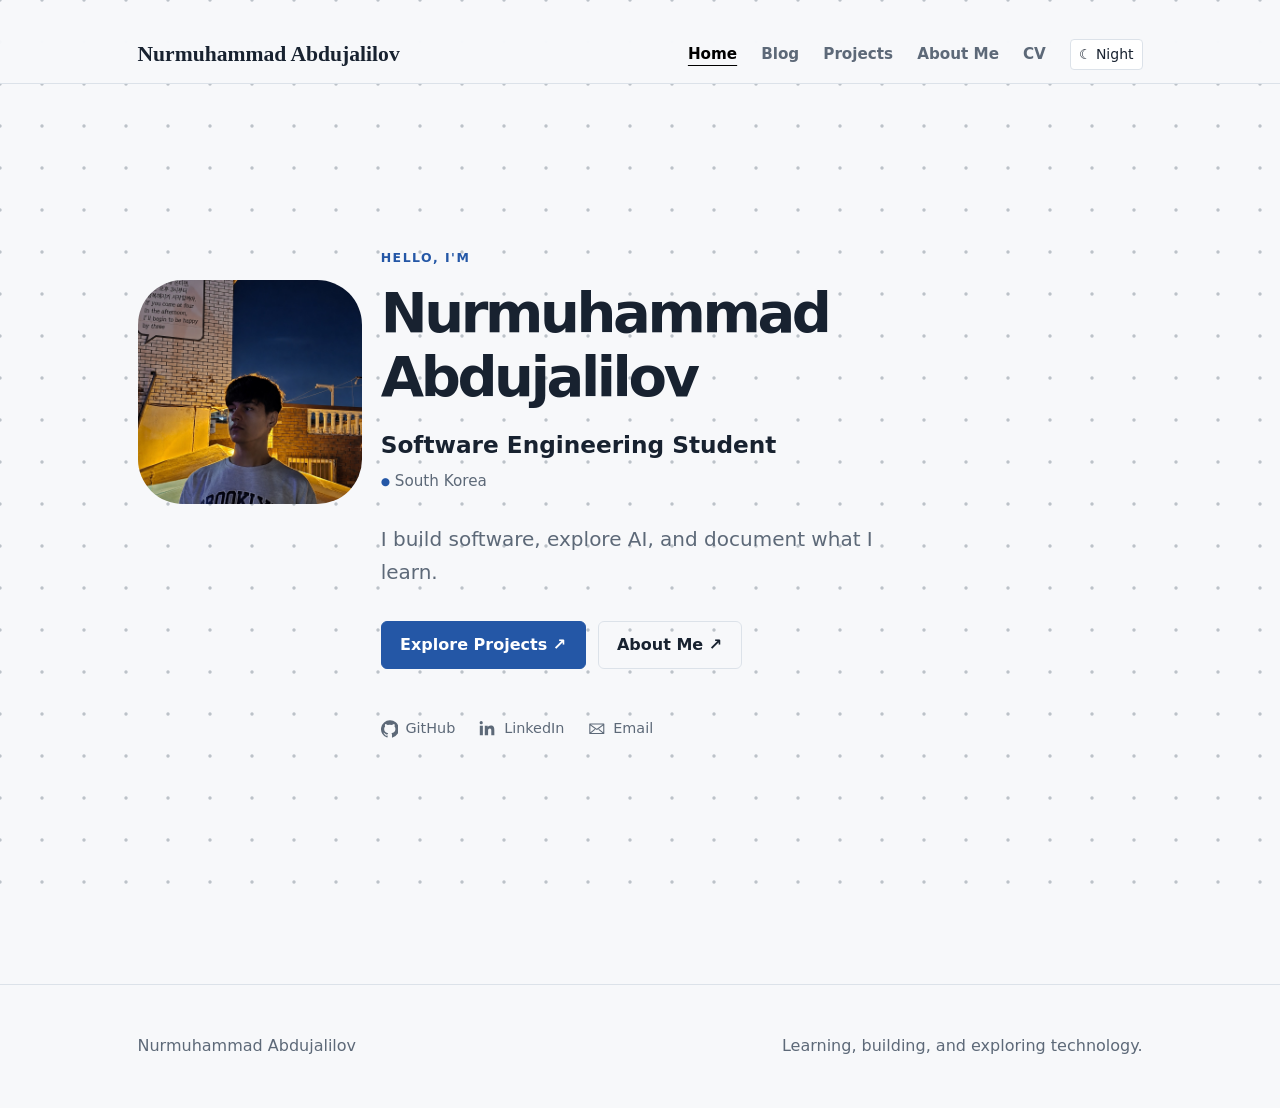
<file: index.html>
<!doctype html>
<html lang="en">
<head>
  <meta charset="utf-8">
  <meta name="viewport" content="width=device-width, initial-scale=1">
  <meta name="description" content="Nurmuhammad Abdujalilov is a Software Engineering student in South Korea.">
  <title>Nurmuhammad Abdujalilov | Home</title>
  <link href="https://cdn.jsdelivr.net/npm/bootstrap@5.3.3/dist/css/bootstrap.min.css" rel="stylesheet">
  <link href="assets/css/styles.css" rel="stylesheet">
</head>
<body>
  <a class="skip-link" href="#main-content">Skip to content</a>
  <header class="site-header sticky-top">
    <nav class="navbar navbar-expand-lg" aria-label="Primary navigation">
      <div class="container">
        <a class="brand" href="index.html" data-site-name></a>
        <button class="navbar-toggler" type="button" data-menu-toggle aria-controls="site-navigation" aria-expanded="false" aria-label="Open navigation">
          <span class="navbar-toggler-icon"></span>
        </button>
        <div class="collapse navbar-collapse" id="site-navigation">
          <ul class="navbar-nav ms-auto align-items-lg-center gap-lg-2">
            <li class="nav-item"><a class="nav-link active" aria-current="page" href="index.html">Home</a></li>
            <li class="nav-item"><a class="nav-link" href="blog.html">Blog</a></li>
            <li class="nav-item"><a class="nav-link" href="projects.html">Projects</a></li>
            <li class="nav-item"><a class="nav-link" href="about.html">About Me</a></li>
            <li class="nav-item"><a class="nav-link" href="cv.html">CV</a></li>
            <li class="nav-item ms-lg-2"><button class="btn btn-sm theme-toggle" type="button" data-theme-toggle aria-pressed="false">☾ Night</button></li>
          </ul>
        </div>
      </div>
    </nav>
  </header>

  <main id="main-content">
    <section class="home-hero" aria-labelledby="home-heading" data-pixel-trail>
      <div class="container"> 
        <div class="home-hero-content">
          <div class="home-hero-portrait">
            <img src="assets/images/profile.jpg" alt="Portrait of Nurmuhammad Abdujalilov">
          </div>
          <div class="home-hero-copy">
            <p class="eyebrow">Hello, I'm</p>
            <h1 id="home-heading" data-site-name></h1>
            <p class="home-hero-role" data-site-role></p>
            <p class="home-hero-location"><span aria-hidden="true">●</span> <span data-site-location></span></p>
            <p class="hero-lede" data-site-introduction></p>
            <div class="button-row home-hero-actions">
              <a class="btn btn-primary" href="projects.html">Explore Projects <span aria-hidden="true">↗</span></a>
              <a class="btn btn-outline-secondary" href="about.html">About Me <span aria-hidden="true">↗</span></a>
            </div>
            <nav class="home-social-links" aria-label="Social links">
            <a href="https://github.com/CodeByNurmuhammad" data-social-link="github" aria-label="GitHub">
              <svg aria-hidden="true" viewBox="0 0 24 24" focusable="false"><path d="M12 .5a12 12 0 0 0-3.79 23.39c.6.11.82-.26.82-.58v-2.05c-3.34.73-4.04-1.42-4.04-1.42-.55-1.4-1.33-1.77-1.33-1.77-1.09-.75.08-.74.08-.74 1.2.08 1.84 1.23 1.84 1.23 1.07 1.83 2.8 1.3 3.48.99.11-.77.42-1.3.76-1.6-2.67-.3-5.47-1.34-5.47-5.93 0-1.31.47-2.38 1.23-3.22-.12-.3-.54-1.52.12-3.17 0 0 1-.32 3.3 1.23a11.5 11.5 0 0 1 6 0c2.3-1.55 3.3-1.23 3.3-1.23.66 1.65.24 2.87.12 3.17.77.84 1.23 1.91 1.23 3.22 0 4.6-2.8 5.62-5.48 5.92.43.37.81 1.1.81 2.22v3.29c0 .32.22.69.83.57A12 12 0 0 0 12 .5Z"/></svg>
              <span>GitHub</span>
            </a>
            <a href="https://www.linkedin.com/in/nurmukhammad-abdujalilov-b83283359" data-social-link="linkedin" aria-label="LinkedIn">
              <svg aria-hidden="true" viewBox="0 0 24 24" focusable="false"><path d="M5.2 3.7a2.2 2.2 0 1 1-4.4 0 2.2 2.2 0 0 1 4.4 0ZM1.1 8h4.2v12.9H1.1V8Zm6.8 0h4v1.8h.06c.56-1.06 1.92-2.18 3.95-2.18 4.23 0 5.01 2.78 5.01 6.4v6.87h-4.16v-6.09c0-1.45-.03-3.32-2.02-3.32-2.03 0-2.34 1.58-2.34 3.21v6.2H7.9V8Z"/></svg>
              <span>LinkedIn</span>
            </a>
            <a href="mailto:nurmukhammadabdujalilov@gmail.com" data-email-link aria-label="Email">
              <svg aria-hidden="true" viewBox="0 0 24 24" focusable="false"><path d="M2.5 5.5h19v13h-19v-13Zm1.3 1.5 7.2 5.25a1.7 1.7 0 0 0 2 0l7.2-5.25M3.8 17.2l5.15-4.05m6.1 0 5.15 4.05"/></svg>
              <span>Email</span>
            </a>
            </nav>
          </div>
        </div>
      </div>
    </section>
  </main>

  <footer class="site-footer">
    <div class="container d-flex flex-column flex-md-row justify-content-between gap-2">
      <span data-site-name></span>
      <span data-site-tagline></span>
    </div>
  </footer>
  <script src="assets/js/config.js"></script>
  <script src="assets/js/main.js"></script>
  <script src="assets/js/background.js"></script>
 
  <script>
    window.PIXEL_TRAIL_OPTIONS = {
        target: 'body',
        cell: 26,
        radius: 3.2,
        maxBlocks: 300,
        symbolChance: 0.45
    };
</script>

<script src="./assets/js/pixel-trail.js" defer></script>

<script>
  window.PIXEL_TRAIL_OPTIONS = {
    target: 'body',
    cell: 20,
    radius: 1,
    maxBlocks: 400,
    symbolChance: 0.65
  };
</script>

<script src="assets/js/pixel-trail.js" defer></script></body>
</html>
</file>
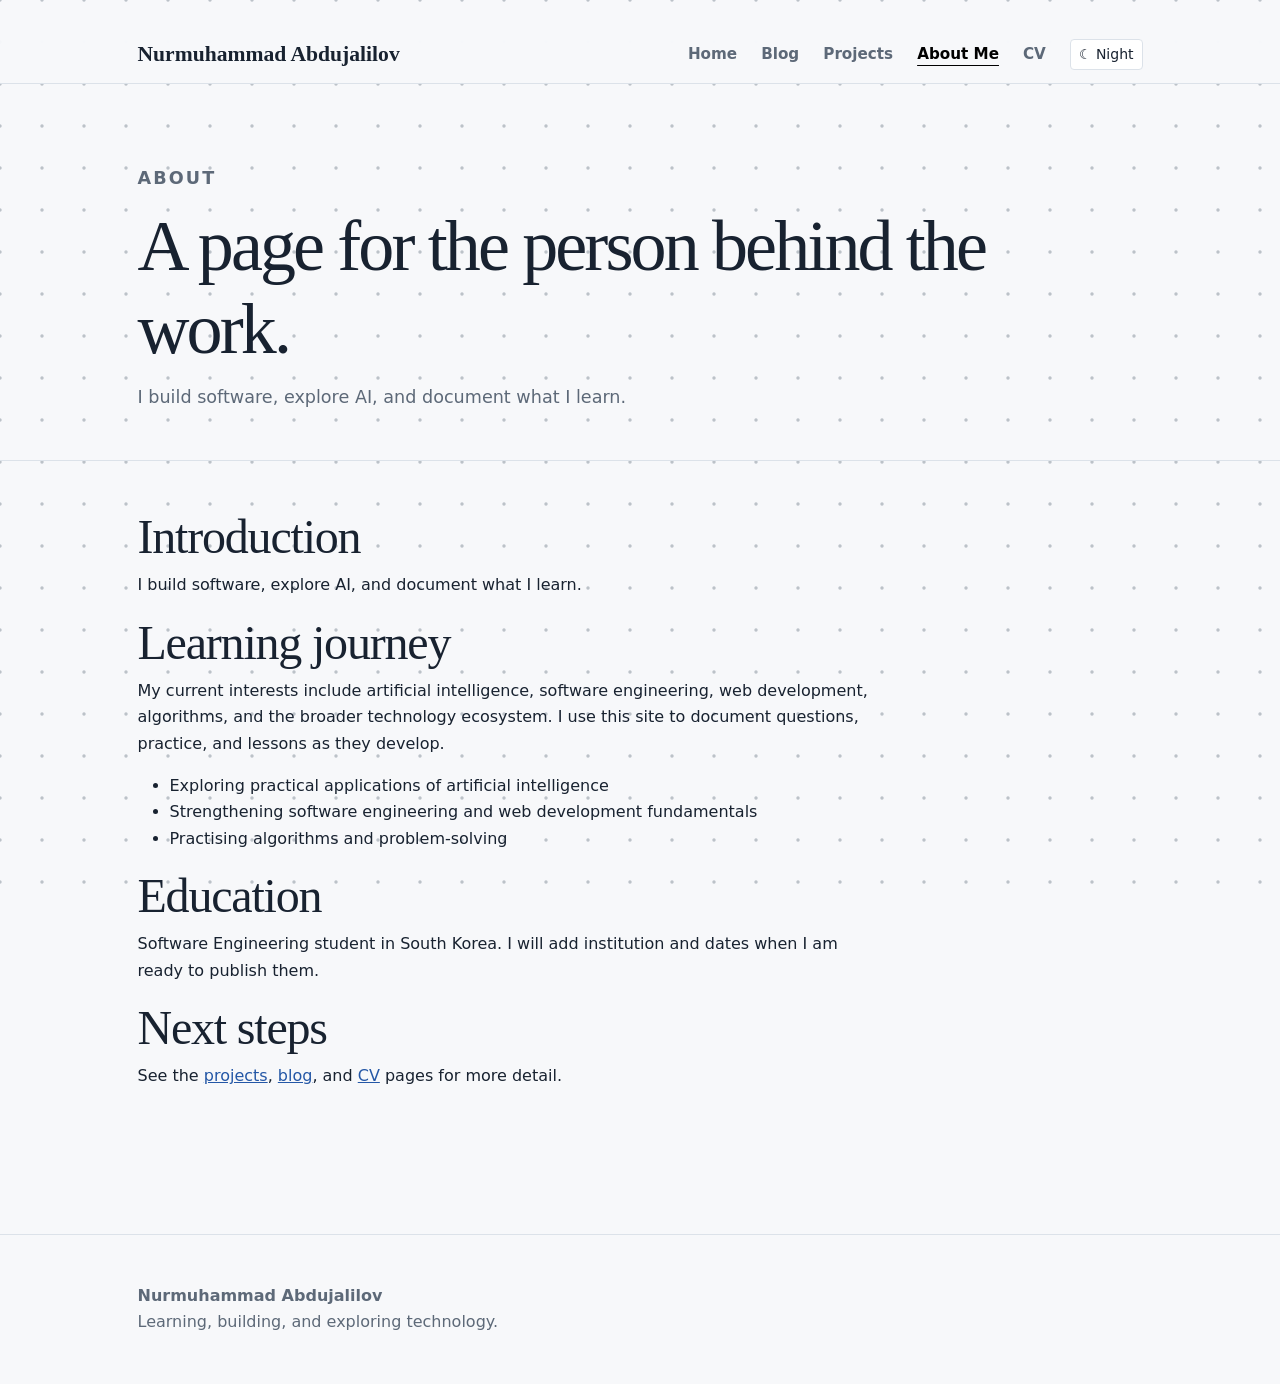
<file: about.html>
<!doctype html>
<html lang="en">
<head>
  <meta charset="utf-8"><meta name="viewport" content="width=device-width, initial-scale=1">
  <meta name="description" content="About Nurmuhammad Abdujalilov, a Software Engineering student in South Korea.">
  <title>About Me | Nurmuhammad Abdujalilov</title>
  <link href="https://cdn.jsdelivr.net/npm/bootstrap@5.3.3/dist/css/bootstrap.min.css" rel="stylesheet"><link href="assets/css/styles.css" rel="stylesheet">
</head>
<body>
<a class="skip-link" href="#main-content">Skip to content</a>
<header class="site-header sticky-top"><nav class="navbar navbar-expand-lg" aria-label="Primary navigation"><div class="container"><a class="brand" href="index.html" data-site-name></a><button class="navbar-toggler" type="button" data-menu-toggle aria-controls="site-navigation" aria-expanded="false" aria-label="Open navigation"><span class="navbar-toggler-icon"></span></button><div class="collapse navbar-collapse" id="site-navigation"><ul class="navbar-nav ms-auto align-items-lg-center gap-lg-2"><li class="nav-item"><a class="nav-link" href="index.html">Home</a></li><li class="nav-item"><a class="nav-link" href="blog.html">Blog</a></li><li class="nav-item"><a class="nav-link" href="projects.html">Projects</a></li><li class="nav-item"><a class="nav-link active" aria-current="page" href="about.html">About Me</a></li><li class="nav-item"><a class="nav-link" href="cv.html">CV</a></li><li class="nav-item ms-lg-2"><button class="btn btn-sm theme-toggle" type="button" data-theme-toggle aria-pressed="false">☾ Night</button></li></ul></div></div></nav></header>
<main id="main-content"><section class="page-hero"><div class="container"><p class="eyebrow">About</p><h1>A page for the person behind the work.</h1><p data-site-introduction></p></div></section><section class="section-sm"><div class="container container-readable"><h2>Introduction</h2><p data-site-introduction></p><h2>Learning journey</h2><p>My current interests include artificial intelligence, software engineering, web development, algorithms, and the broader technology ecosystem. I use this site to document questions, practice, and lessons as they develop.</p><ul><li>Exploring practical applications of artificial intelligence</li><li>Strengthening software engineering and web development fundamentals</li><li>Practising algorithms and problem-solving</li></ul><h2>Education</h2><p>Software Engineering student in South Korea. I will add institution and dates when I am ready to publish them.</p><h2>Next steps</h2><p>See the <a href="projects.html">projects</a>, <a href="blog.html">blog</a>, and <a href="cv.html">CV</a> pages for more detail.</p></div></section></main>
<footer class="site-footer"><div class="container"><strong data-site-name></strong><p class="mb-0" data-site-tagline></p></div></footer><script src="assets/js/config.js"></script><script src="assets/js/main.js"></script><script src="assets/js/background.js"></script>

<script>
  window.PIXEL_TRAIL_OPTIONS = {
    target: 'body',
    cell: 20,
    radius: 1,
    maxBlocks: 400,
    symbolChance: 0.65
  };
</script>

<script src="assets/js/pixel-trail.js" defer></script>
</body>
</html>
</file>
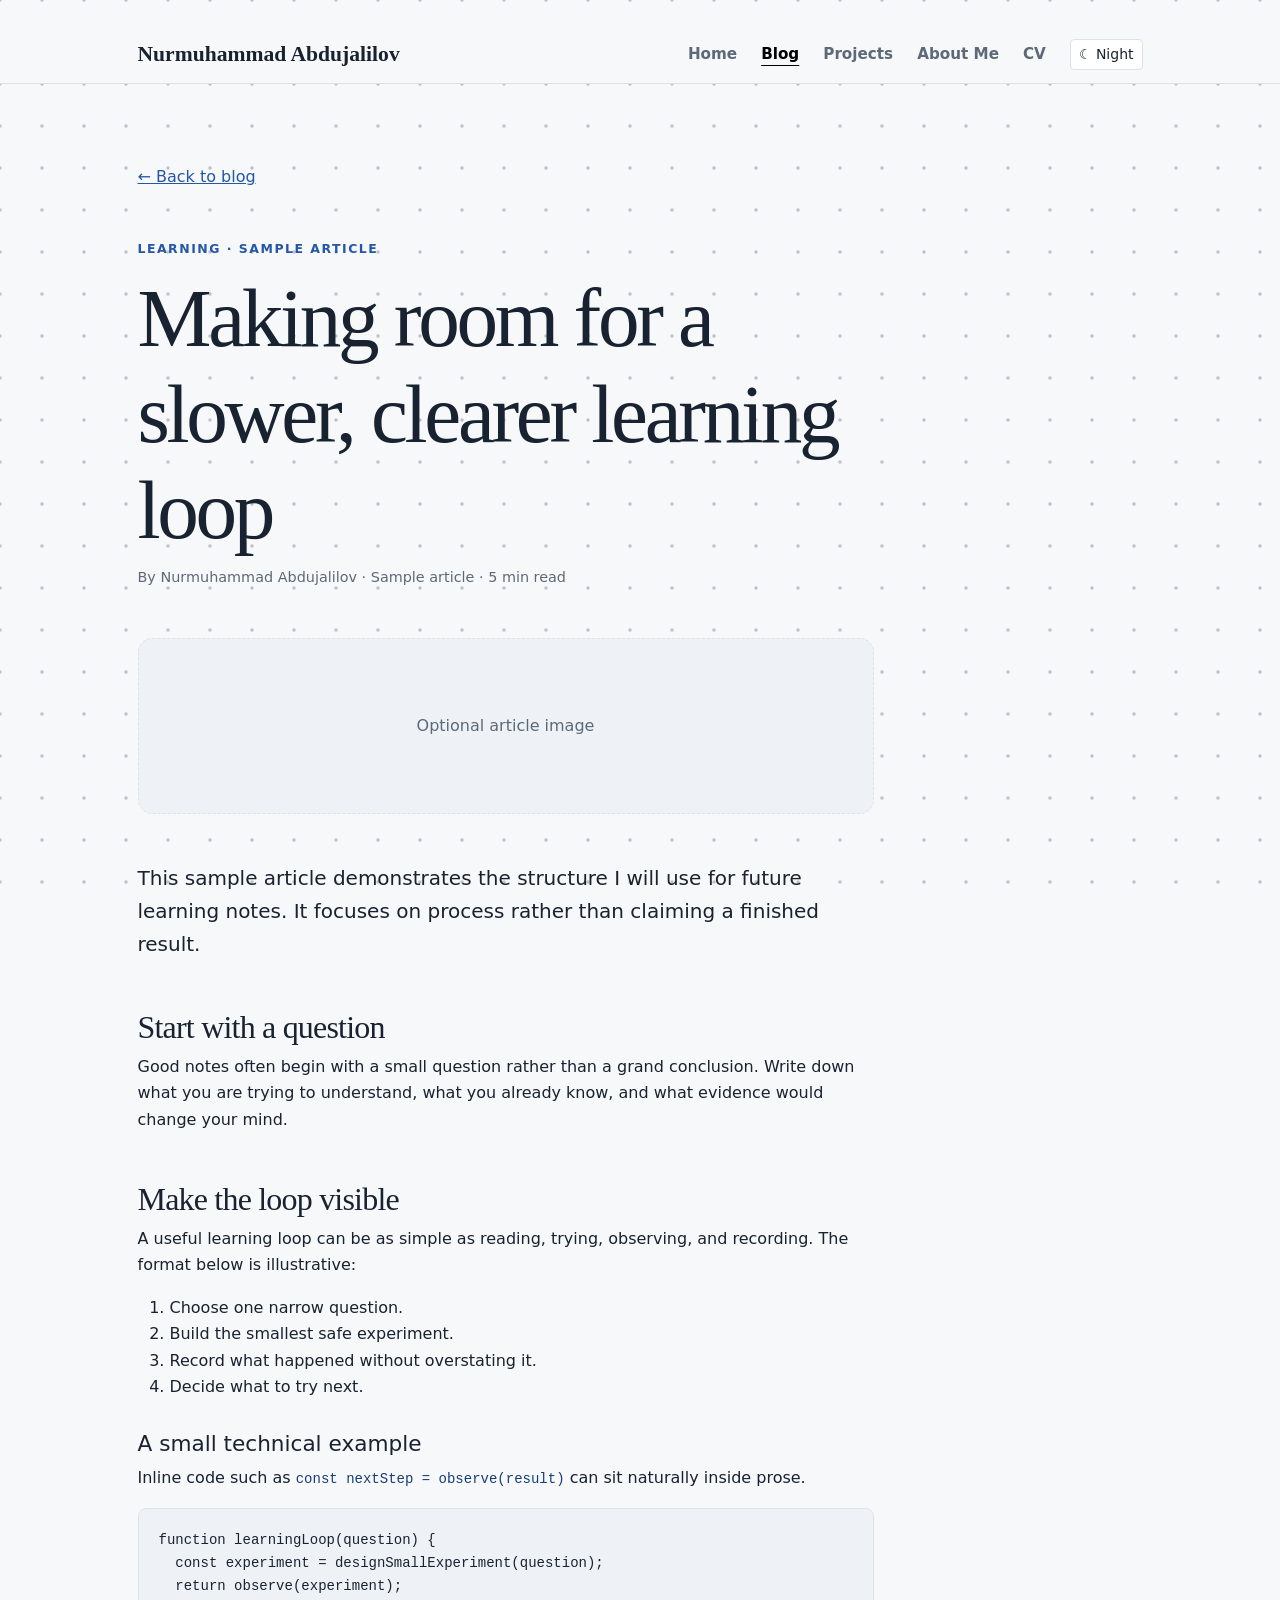
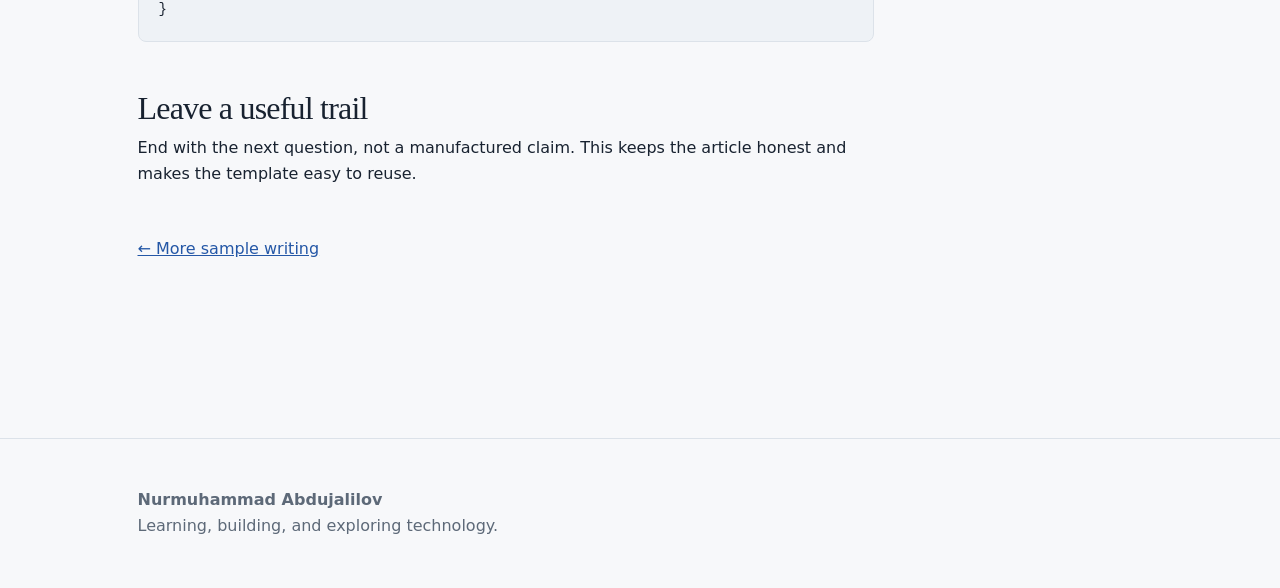
<file: article.html>
<!doctype html>
<html lang="en">
<head>
  <meta charset="utf-8"><meta name="viewport" content="width=device-width, initial-scale=1">
  <meta name="description" content="A sample learning note from Nurmuhammad Abdujalilov.">
  <title>Sample Article | Nurmuhammad Abdujalilov</title>
  <link href="https://cdn.jsdelivr.net/npm/bootstrap@5.3.3/dist/css/bootstrap.min.css" rel="stylesheet"><link href="assets/css/styles.css" rel="stylesheet">
</head>
<body>
<a class="skip-link" href="#main-content">Skip to content</a>
<header class="site-header sticky-top"><nav class="navbar navbar-expand-lg" aria-label="Primary navigation"><div class="container"><a class="brand" href="index.html" data-site-name></a><button class="navbar-toggler" type="button" data-menu-toggle aria-controls="site-navigation" aria-expanded="false" aria-label="Open navigation"><span class="navbar-toggler-icon"></span></button><div class="collapse navbar-collapse" id="site-navigation"><ul class="navbar-nav ms-auto align-items-lg-center gap-lg-2"><li class="nav-item"><a class="nav-link" href="index.html">Home</a></li><li class="nav-item"><a class="nav-link active" aria-current="page" href="blog.html">Blog</a></li><li class="nav-item"><a class="nav-link" href="projects.html">Projects</a></li><li class="nav-item"><a class="nav-link" href="about.html">About Me</a></li><li class="nav-item"><a class="nav-link" href="cv.html">CV</a></li><li class="nav-item ms-lg-2"><button class="btn btn-sm theme-toggle" type="button" data-theme-toggle aria-pressed="false">☾ Night</button></li></ul></div></div></nav></header>
<main id="main-content"><article class="section"><div class="container article-content"><a href="blog.html">← Back to blog</a><p class="eyebrow mt-5">Learning · Sample article</p><h1>Making room for a slower, clearer learning loop</h1><p class="meta">By <span data-site-name></span> · Sample article · 5 min read</p><div class="placeholder-media my-5" role="img" aria-label="Neutral placeholder for an article image">Optional article image</div><p class="lead">This sample article demonstrates the structure I will use for future learning notes. It focuses on process rather than claiming a finished result.</p><h2>Start with a question</h2><p>Good notes often begin with a small question rather than a grand conclusion. Write down what you are trying to understand, what you already know, and what evidence would change your mind.</p><h2>Make the loop visible</h2><p>A useful learning loop can be as simple as reading, trying, observing, and recording. The format below is illustrative:</p><ol><li>Choose one narrow question.</li><li>Build the smallest safe experiment.</li><li>Record what happened without overstating it.</li><li>Decide what to try next.</li></ol><h3>A small technical example</h3><p>Inline code such as <code>const nextStep = observe(result)</code> can sit naturally inside prose.</p><pre><code>function learningLoop(question) {
  const experiment = designSmallExperiment(question);
  return observe(experiment);
}</code></pre><h2>Leave a useful trail</h2><p>End with the next question, not a manufactured claim. This keeps the article honest and makes the template easy to reuse.</p><p class="mt-5"><a href="blog.html">← More sample writing</a></p></div></article></main>
<footer class="site-footer"><div class="container"><strong data-site-name></strong><p class="mb-0" data-site-tagline></p></div></footer><script src="assets/js/config.js"></script><script src="assets/js/main.js"></script><script src="assets/js/background.js"></script>
<script>
  window.PIXEL_TRAIL_OPTIONS = {
    target: 'body',
    cell: 20,
    radius: 1,
    maxBlocks: 400,
    symbolChance: 0.65
  };
</script>

<script src="assets/js/pixel-trail.js" defer></script></body></html>
</file>
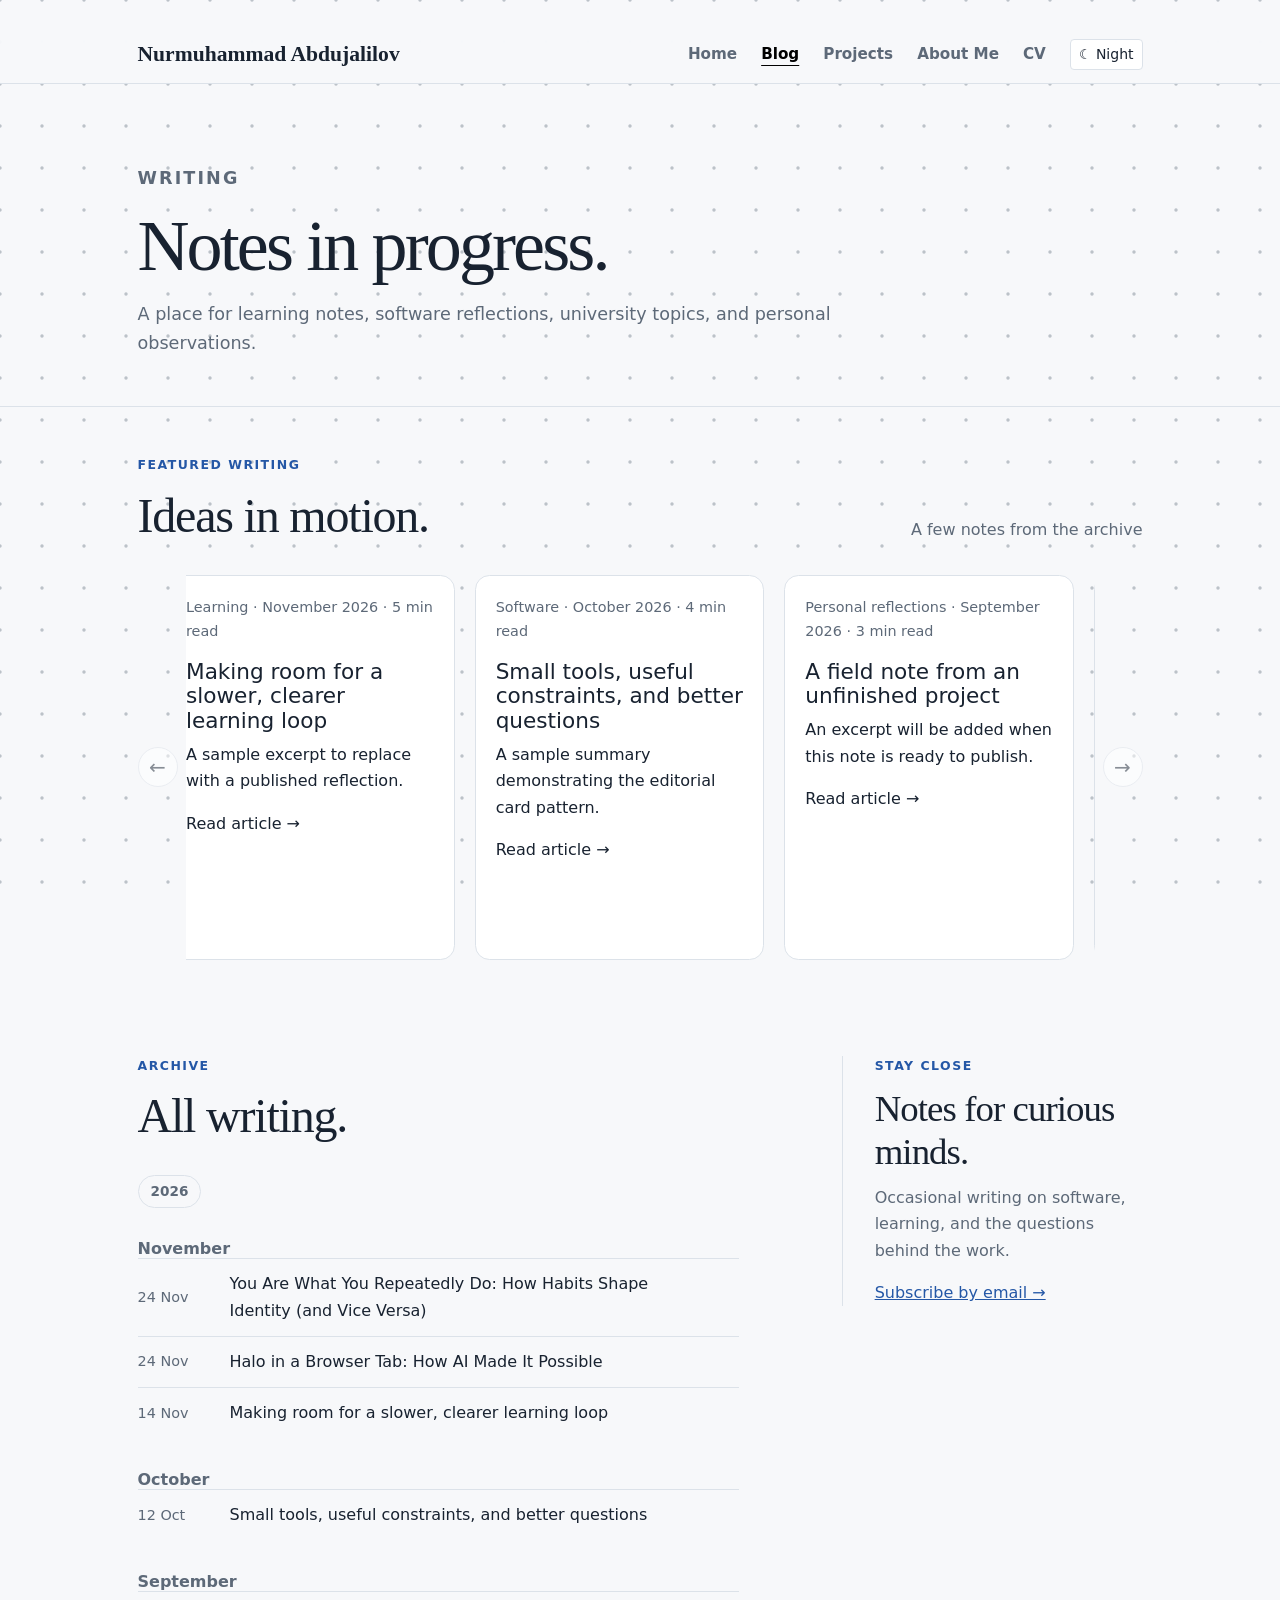
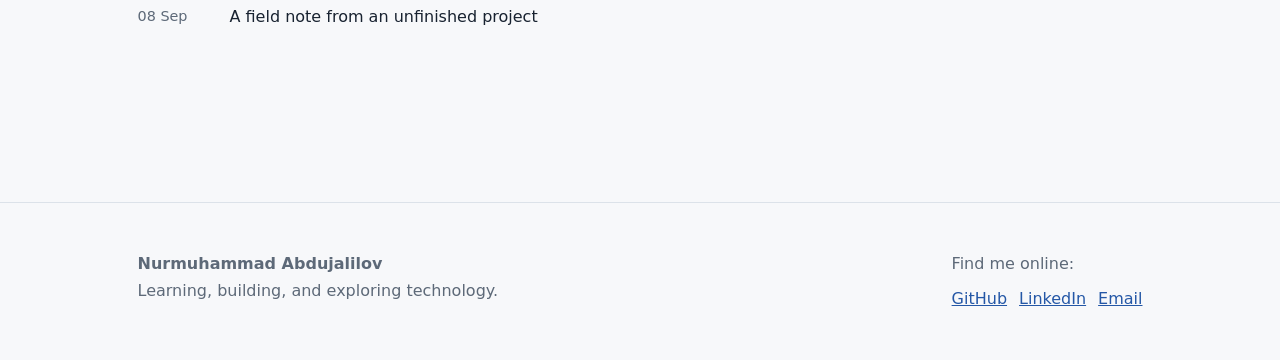
<file: blog.html>
<!doctype html>
<html lang="en">
<head>
  <meta charset="utf-8"><meta name="viewport" content="width=device-width, initial-scale=1">
  <meta name="description" content="Learning notes, software writing, and personal reflections by Nurmuhammad Abdujalilov.">
  <title>Blog | Nurmuhammad Abdujalilov</title>
  <link href="https://cdn.jsdelivr.net/npm/bootstrap@5.3.3/dist/css/bootstrap.min.css" rel="stylesheet"><link href="assets/css/styles.css" rel="stylesheet">
</head>
<body>
<a class="skip-link" href="#main-content">Skip to content</a>
<header class="site-header sticky-top"><nav class="navbar navbar-expand-lg" aria-label="Primary navigation"><div class="container"><a class="brand" href="index.html" data-site-name></a><button class="navbar-toggler" type="button" data-menu-toggle aria-controls="site-navigation" aria-expanded="false" aria-label="Open navigation"><span class="navbar-toggler-icon"></span></button><div class="collapse navbar-collapse" id="site-navigation"><ul class="navbar-nav ms-auto align-items-lg-center gap-lg-2"><li class="nav-item"><a class="nav-link" href="index.html">Home</a></li><li class="nav-item"><a class="nav-link active" aria-current="page" href="blog.html">Blog</a></li><li class="nav-item"><a class="nav-link" href="projects.html">Projects</a></li><li class="nav-item"><a class="nav-link" href="about.html">About Me</a></li><li class="nav-item"><a class="nav-link" href="cv.html">CV</a></li><li class="nav-item ms-lg-2"><button class="btn btn-sm theme-toggle" type="button" data-theme-toggle aria-pressed="false">☾ Night</button></li></ul></div></div></nav></header>
<main id="main-content"><section class="page-hero"><div class="container"><p class="eyebrow">Writing</p><h1>Notes in progress.</h1><p>A place for learning notes, software reflections, university topics, and personal observations.</p></div></section>
<section class="section-sm featured-section" aria-labelledby="featured-heading"><div class="container">
  <div class="section-heading-row"><div><p class="eyebrow">Featured writing</p><h2 id="featured-heading">Ideas in motion.</h2></div><p class="section-heading-note">A few notes from the archive</p></div>
  <div class="featured-carousel" data-carousel aria-roledescription="carousel" aria-label="Featured articles">
    <button class="carousel-control carousel-control-prev" type="button" data-carousel-prev aria-label="Previous featured article">←</button>
    <div class="carousel-viewport">
      <div class="featured-carousel-track" data-carousel-track role="list">
        <div class="featured-slide" role="listitem"><a class="card-link" href="article.html"><article class="card-editorial"><p class="meta">Learning · November 2026 · 5 min read</p><h3>Making room for a slower, clearer learning loop</h3><p>A sample excerpt to replace with a published reflection.</p><span>Read article →</span></article></a></div>
        <div class="featured-slide" role="listitem"><a class="card-link" href="article.html"><article class="card-editorial"><p class="meta">Software · October 2026 · 4 min read</p><h3>Small tools, useful constraints, and better questions</h3><p>A sample summary demonstrating the editorial card pattern.</p><span>Read article →</span></article></a></div>
        <div class="featured-slide" role="listitem"><a class="card-link" href="article.html"><article class="card-editorial"><p class="meta">Personal reflections · September 2026 · 3 min read</p><h3>A field note from an unfinished project</h3><p>An excerpt will be added when this note is ready to publish.</p><span>Read article →</span></article></a></div>
        <div class="featured-slide" role="listitem"><a class="card-link" href="halo-in-a-browser-tab.html"><article class="card-editorial"><p class="meta">Technology · November 2026 · 10 min read</p><h3>Halo in a Browser Tab: How AI Made It Possible</h3><p>No install. No console. Here’s how AI turned a months-long reverse-engineering job into an overnight run.</p><span>Read article →</span></article></a></div>
        <div class="featured-slide" role="listitem"><a class="card-link" href="habits-shape-identity.html"><article class="card-editorial"><p class="meta">Psychology &amp; Personal Development · November 2026 · 9 min read</p><h3>You Are What You Repeatedly Do: How Habits Shape Identity (and Vice Versa)</h3><p>Why the best way to change your habits is to stop chasing goals and start deciding who you are becoming.</p><span>Read article →</span></article></a></div>
      </div>
    </div>
    <button class="carousel-control carousel-control-next" type="button" data-carousel-next aria-label="Next featured article">→</button>
  </div>
</div></section>
<section class="section-sm archive-section" aria-labelledby="archive-heading"><div class="container archive-layout">
  <div class="blog-archive"><div class="section-heading-row"><div><p class="eyebrow">Archive</p><h2 id="archive-heading">All writing.</h2></div></div>
    <div class="archive-year"><span class="archive-year-label">2026</span><div class="archive-month"><h3>November</h3><a class="archive-entry" href="habits-shape-identity.html"><time datetime="2026-11-24">24 Nov</time><span>You Are What You Repeatedly Do: How Habits Shape Identity (and Vice Versa)</span><span class="archive-entry-arrow" aria-hidden="true">→</span></a><a class="archive-entry" href="halo-in-a-browser-tab.html"><time datetime="2026-11-24">24 Nov</time><span>Halo in a Browser Tab: How AI Made It Possible</span><span class="archive-entry-arrow" aria-hidden="true">→</span></a><a class="archive-entry" href="article.html"><time datetime="2026-11-14">14 Nov</time><span>Making room for a slower, clearer learning loop</span><span class="archive-entry-arrow" aria-hidden="true">→</span></a></div>
      <div class="archive-month"><h3>October</h3><a class="archive-entry" href="article.html"><time datetime="2026-10-12">12 Oct</time><span>Small tools, useful constraints, and better questions</span><span class="archive-entry-arrow" aria-hidden="true">→</span></a></div>
      <div class="archive-month"><h3>September</h3><a class="archive-entry" href="article.html"><time datetime="2026-09-08">08 Sep</time><span>A field note from an unfinished project</span><span class="archive-entry-arrow" aria-hidden="true">→</span></a></div>
    </div>
  </div>
  <aside class="archive-aside"><p class="eyebrow">Stay close</p><h2>Notes for curious minds.</h2><p>Occasional writing on software, learning, and the questions behind the work.</p><a href="#" data-email-link>Subscribe by email →</a></aside>
</div></section></main>
<footer class="site-footer"><div class="container d-flex flex-column flex-md-row justify-content-between gap-4"><div><strong data-site-name></strong><p class="mb-0" data-site-tagline></p></div><div><p class="mb-2">Find me online:</p><ul class="social-list mb-0"><li><a href="https://github.com/CodeByNurmuhammad" data-social-link="github">GitHub</a></li><li><a href="https://www.linkedin.com/in/nurmukhammadabdujalilov-b83283359" data-social-link="linkedin">LinkedIn</a></li><li><a href="mailto:nurmukhammadabdujalilov@gmail.com" data-email-link>Email</a></li></ul></div></div></footer><script src="assets/js/config.js"></script><script src="assets/js/main.js"></script><script src="assets/js/background.js"></script>
<script>
  window.PIXEL_TRAIL_OPTIONS = {
    target: 'body',
    cell: 20,
    radius: 1,
    maxBlocks: 400,
    symbolChance: 0.65
  };
</script>

<script src="assets/js/pixel-trail.js" defer></script></body></html>
</file>
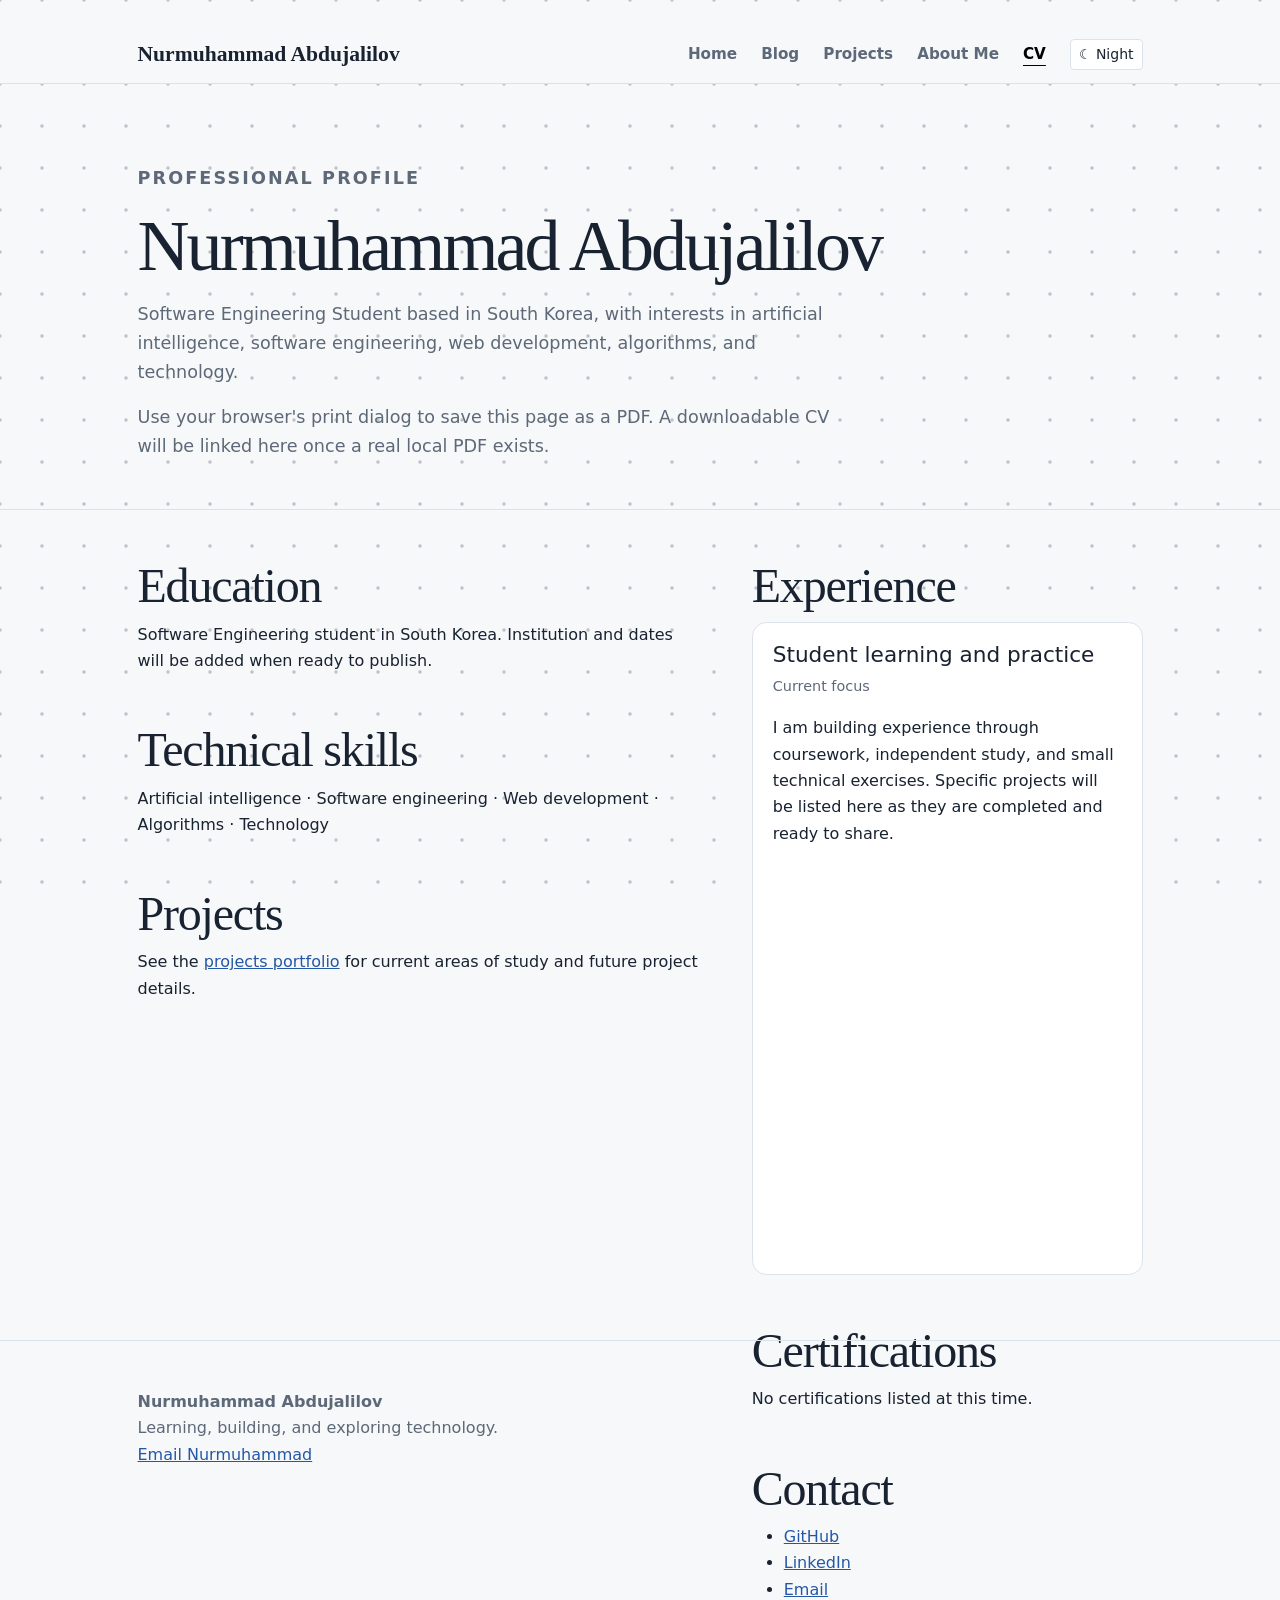
<file: cv.html>
<!doctype html>
<html lang="en">
<head>
  <meta charset="utf-8"><meta name="viewport" content="width=device-width, initial-scale=1">
  <meta name="description" content="Professional profile for Nurmuhammad Abdujalilov, a Software Engineering student in South Korea.">
  <title>CV | Nurmuhammad Abdujalilov</title>
  <link href="https://cdn.jsdelivr.net/npm/bootstrap@5.3.3/dist/css/bootstrap.min.css" rel="stylesheet"><link href="assets/css/styles.css" rel="stylesheet">
</head>
<body>
<a class="skip-link" href="#main-content">Skip to content</a>
<header class="site-header sticky-top"><nav class="navbar navbar-expand-lg" aria-label="Primary navigation"><div class="container"><a class="brand" href="index.html" data-site-name></a><button class="navbar-toggler" type="button" data-menu-toggle aria-controls="site-navigation" aria-expanded="false" aria-label="Open navigation"><span class="navbar-toggler-icon"></span></button><div class="collapse navbar-collapse" id="site-navigation"><ul class="navbar-nav ms-auto align-items-lg-center gap-lg-2"><li class="nav-item"><a class="nav-link" href="index.html">Home</a></li><li class="nav-item"><a class="nav-link" href="blog.html">Blog</a></li><li class="nav-item"><a class="nav-link" href="projects.html">Projects</a></li><li class="nav-item"><a class="nav-link" href="about.html">About Me</a></li><li class="nav-item"><a class="nav-link active" aria-current="page" href="cv.html">CV</a></li><li class="nav-item ms-lg-2"><button class="btn btn-sm theme-toggle" type="button" data-theme-toggle aria-pressed="false">☾ Night</button></li></ul></div></div></nav></header>
<main id="main-content"><section class="page-hero"><div class="container"><p class="eyebrow">Professional profile</p><h1 data-site-name></h1><p><span data-site-role></span> based in <span data-site-location></span>, with interests in artificial intelligence, software engineering, web development, algorithms, and technology.</p><p class="cv-print-note">Use your browser's print dialog to save this page as a PDF. A downloadable CV will be linked here once a real local PDF exists.</p></div></section><section class="section-sm"><div class="container"><div class="row g-5"><div class="col-lg-7"><h2>Education</h2><p>Software Engineering student in South Korea. Institution and dates will be added when ready to publish.</p><h2 class="mt-5">Technical skills</h2><p>Artificial intelligence · Software engineering · Web development · Algorithms · Technology</p><h2 class="mt-5">Projects</h2><p>See the <a href="projects.html">projects portfolio</a> for current areas of study and future project details.</p></div><div class="col-lg-5"><h2>Experience</h2><div class="card-editorial mb-3"><h3>Student learning and practice</h3><p class="meta">Current focus</p><p>I am building experience through coursework, independent study, and small technical exercises. Specific projects will be listed here as they are completed and ready to share.</p></div><h2 class="mt-5">Certifications</h2><p>No certifications listed at this time.</p><h2 class="mt-5">Contact</h2><ul><li><a href="https://github.com/CodeByNurmuhammad" data-social-link="github">GitHub</a></li><li><a href="https://www.linkedin.com/in/nurmukhammad-abdujalilov-b83283359" data-social-link="linkedin">LinkedIn</a></li><li><a href="mailto:nurmukhammadabdujalilov@gmail.com" data-email-link>Email</a></li></ul></div></div></div></section></main>
<footer class="site-footer"><div class="container"><strong data-site-name></strong><p class="mb-0" data-site-tagline></p><p><a href="#" data-email-link>Email Nurmuhammad</a></p></div></footer><script src="assets/js/config.js"></script><script src="assets/js/main.js"></script><script src="assets/js/background.js"></script>
<script>
  window.PIXEL_TRAIL_OPTIONS = {
    target: 'body',
    cell: 20,
    radius: 1,
    maxBlocks: 400,
    symbolChance: 0.65
  };
</script>

<script src="assets/js/pixel-trail.js" defer></script></body></html>
</file>
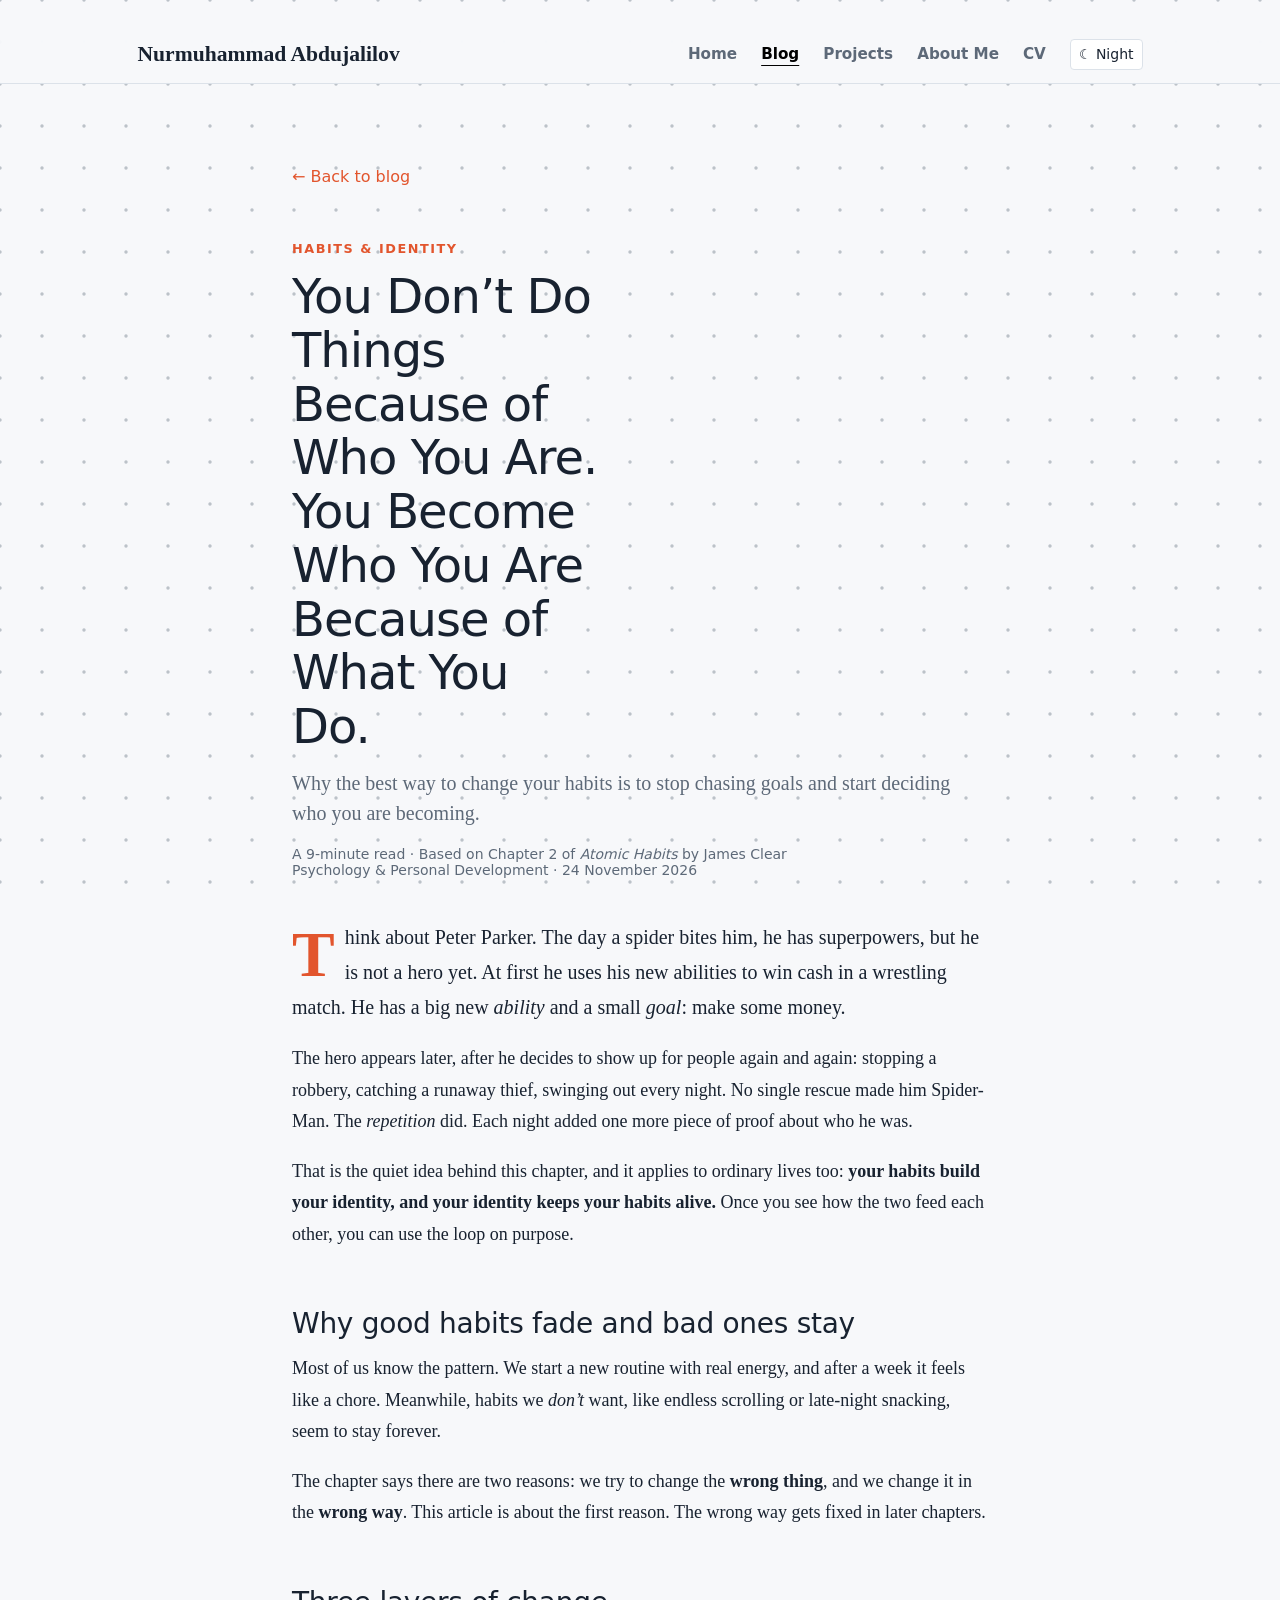
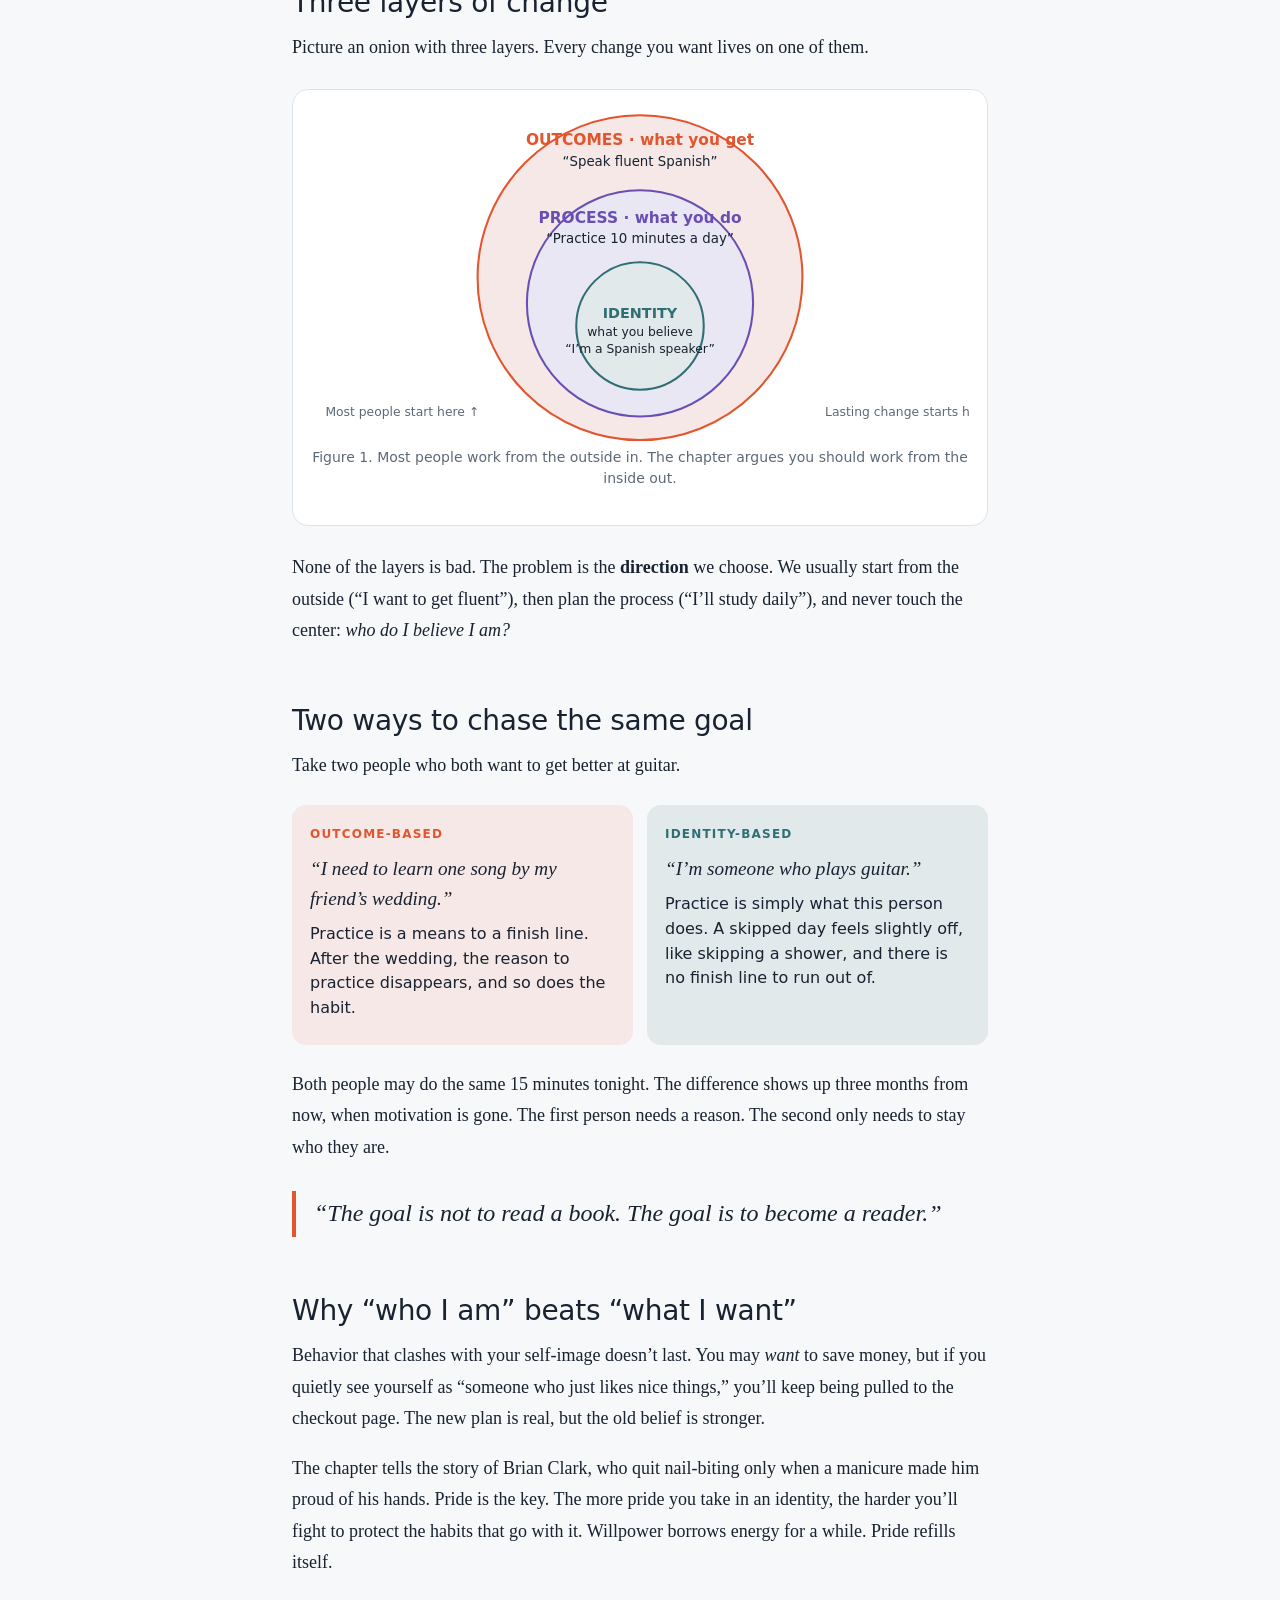
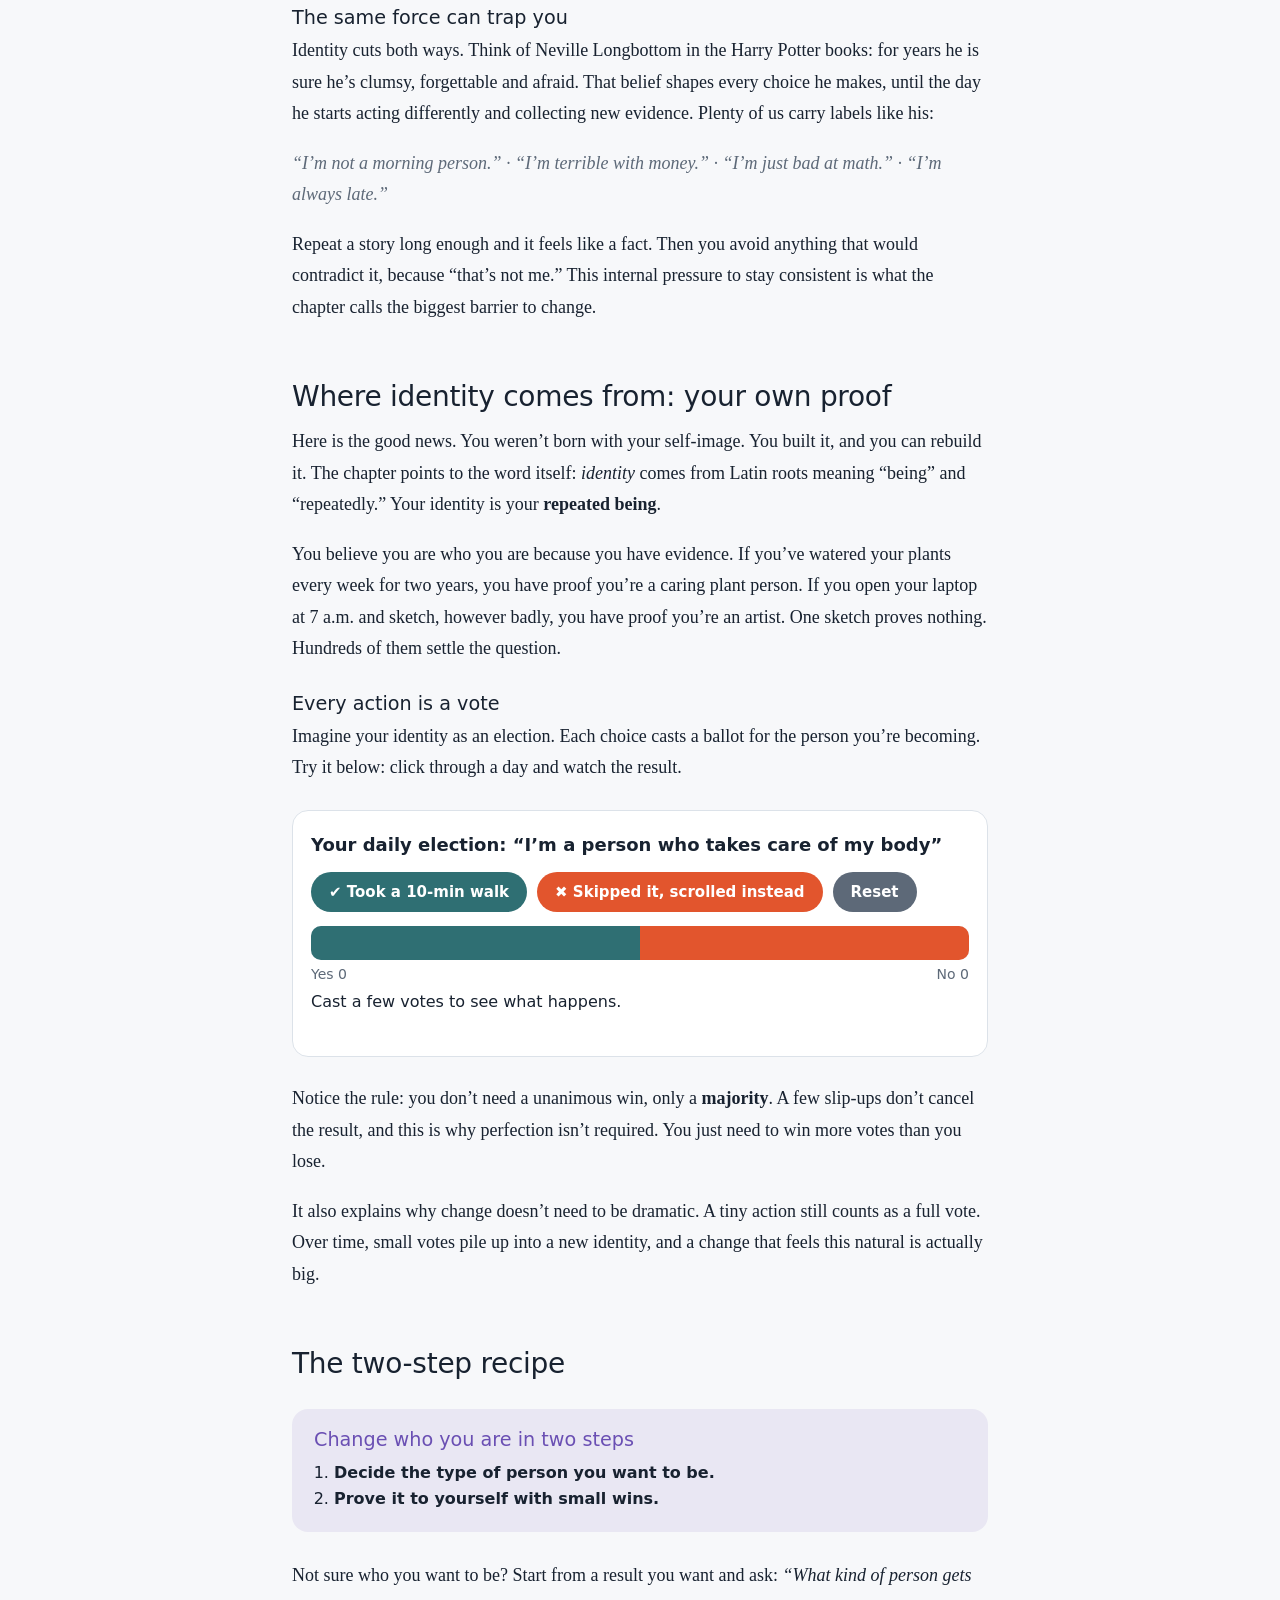
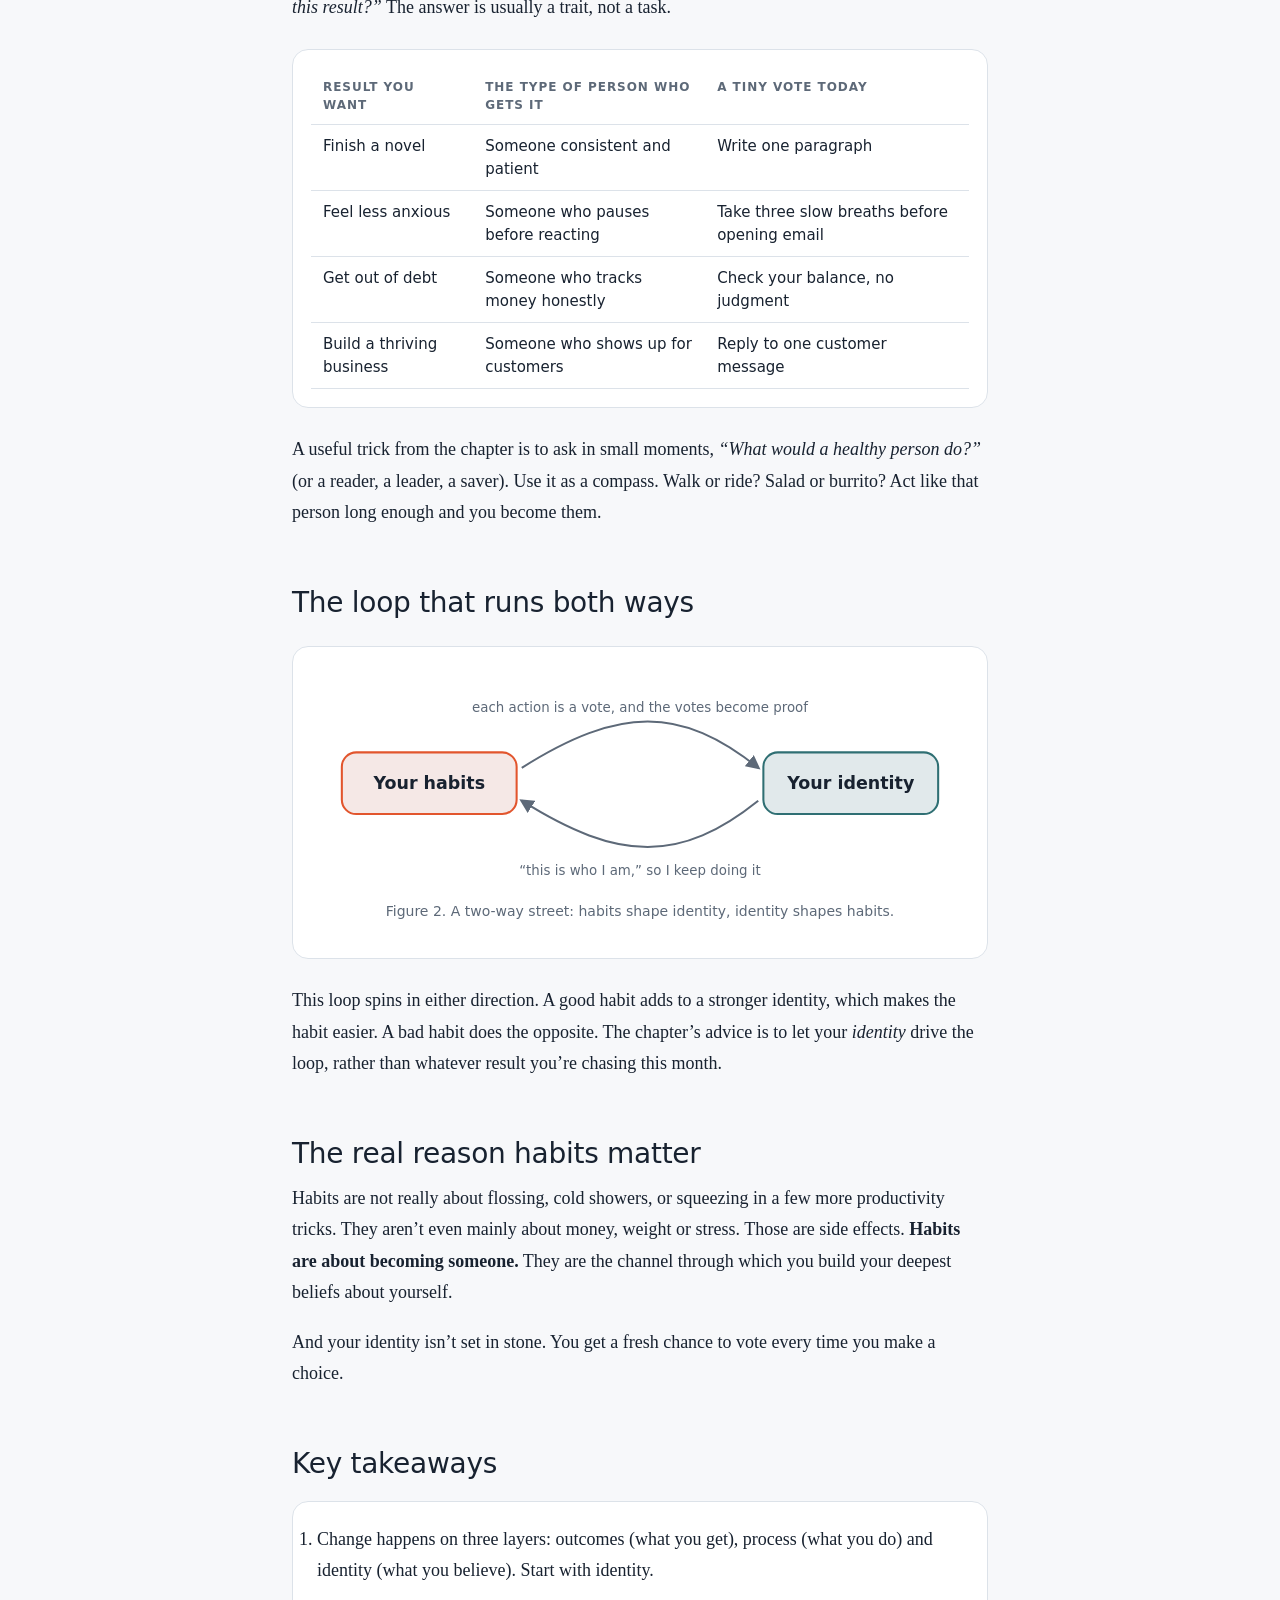
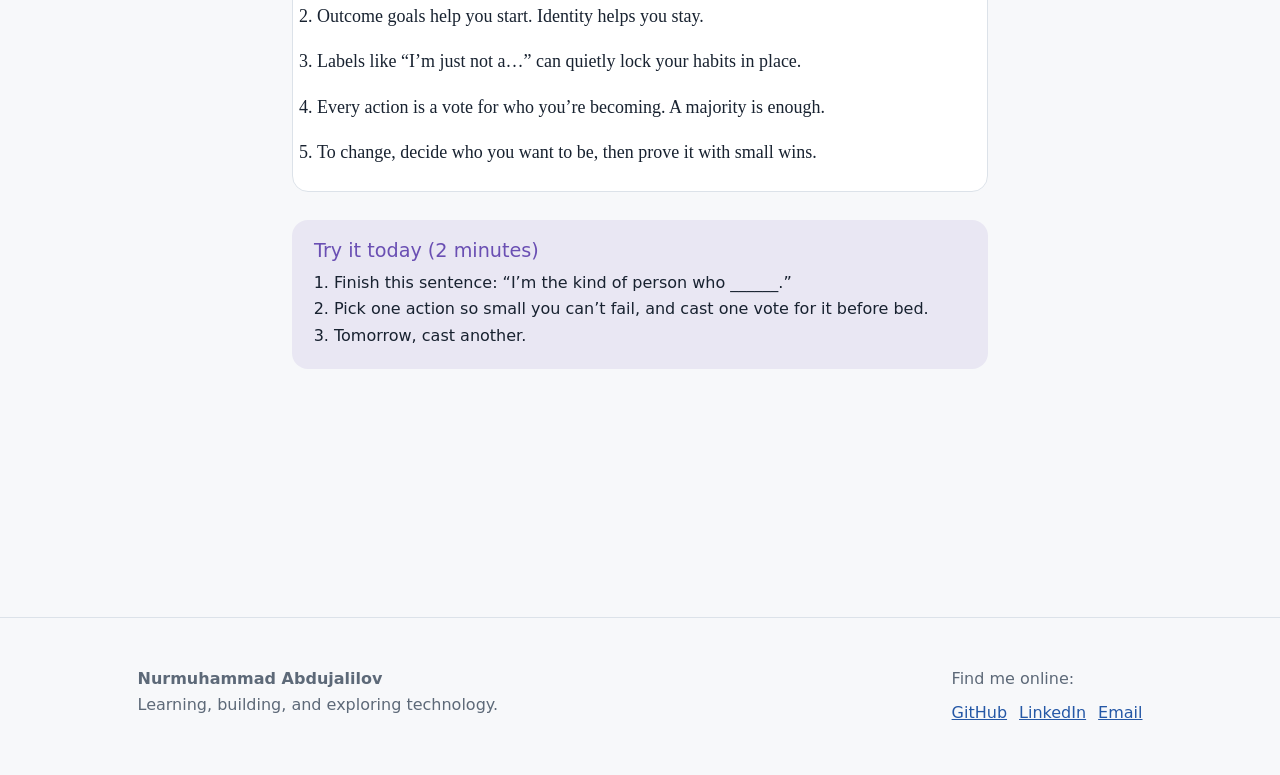
<file: habits-shape-identity.html>
<!doctype html>
<html lang="en">
<head>
  <meta charset="utf-8">
  <meta name="viewport" content="width=device-width, initial-scale=1">
  <meta name="description" content="Why the best way to change your habits is to stop chasing goals and start deciding who you are becoming.">
  <meta property="og:type" content="article">
  <meta property="og:title" content="You Are What You Repeatedly Do: How Habits Shape Identity (and Vice Versa)">
  <meta property="og:description" content="Why the best way to change your habits is to stop chasing goals and start deciding who you are becoming.">
  <meta property="article:published_time" content="2026-11-24">
  <meta property="article:section" content="Psychology &amp; Personal Development">
  <title>You Are What You Repeatedly Do: How Habits Shape Identity (and Vice Versa) | Nurmuhammad Abdujalilov</title>
  <link href="https://cdn.jsdelivr.net/npm/bootstrap@5.3.3/dist/css/bootstrap.min.css" rel="stylesheet">
  <link href="assets/css/styles.css" rel="stylesheet">
</head>
<body>
<a class="skip-link" href="#main-content">Skip to content</a>
<header class="site-header sticky-top"><nav class="navbar navbar-expand-lg" aria-label="Primary navigation"><div class="container"><a class="brand" href="index.html" data-site-name></a><button class="navbar-toggler" type="button" data-menu-toggle aria-controls="site-navigation" aria-expanded="false" aria-label="Open navigation"><span class="navbar-toggler-icon"></span></button><div class="collapse navbar-collapse" id="site-navigation"><ul class="navbar-nav ms-auto align-items-lg-center gap-lg-2"><li class="nav-item"><a class="nav-link" href="index.html">Home</a></li><li class="nav-item"><a class="nav-link active" aria-current="page" href="blog.html">Blog</a></li><li class="nav-item"><a class="nav-link" href="projects.html">Projects</a></li><li class="nav-item"><a class="nav-link" href="about.html">About Me</a></li><li class="nav-item"><a class="nav-link" href="cv.html">CV</a></li><li class="nav-item ms-lg-2"><button class="btn btn-sm theme-toggle" type="button" data-theme-toggle aria-pressed="false">☾ Night</button></li></ul></div></div></nav></header>
<main id="main-content"><article class="section"><div class="container article-content identity-article">
<a class="identity-back-link" href="blog.html">← Back to blog</a>
<div class="wrap">

<header class="hero">
  <div class="kicker">Habits &amp; Identity</div>
  <h1>You Don’t Do Things Because of Who You Are. You Become Who You Are Because of What You Do.</h1>
  <p class="sub">Why the best way to change your habits is to stop chasing goals and start deciding who you are becoming.</p>
  <div class="meta">A 9-minute read · Based on Chapter 2 of <em>Atomic Habits</em> by James Clear</div>
  <p class="article-publication-meta">Psychology &amp; Personal Development · <time datetime="2026-11-24">24 November 2026</time></p>
</header>

<p class="lead">Think about Peter Parker. The day a spider bites him, he has superpowers, but he is not a hero yet. At first he uses his new abilities to win cash in a wrestling match. He has a big new <em>ability</em> and a small <em>goal</em>: make some money.</p>
<p>The hero appears later, after he decides to show up for people again and again: stopping a robbery, catching a runaway thief, swinging out every night. No single rescue made him Spider-Man. The <em>repetition</em> did. Each night added one more piece of proof about who he was.</p>
<p>That is the quiet idea behind this chapter, and it applies to ordinary lives too: <strong>your habits build your identity, and your identity keeps your habits alive.</strong> Once you see how the two feed each other, you can use the loop on purpose.</p>

<h2>Why good habits fade and bad ones stay</h2>
<p>Most of us know the pattern. We start a new routine with real energy, and after a week it feels like a chore. Meanwhile, habits we <em>don’t</em> want, like endless scrolling or late-night snacking, seem to stay forever.</p>
<p>The chapter says there are two reasons: we try to change the <strong>wrong thing</strong>, and we change it in the <strong>wrong way</strong>. This article is about the first reason. The wrong way gets fixed in later chapters.</p>

<h2>Three layers of change</h2>
<p>Picture an onion with three layers. Every change you want lives on one of them.</p>

<div class="fig">
<svg viewBox="0 0 640 330" role="img" aria-label="Three nested circles: outcomes on the outside, processes in the middle, identity at the center">
<circle cx="320" cy="165" r="158" fill="var(--soft)" stroke="var(--a)" stroke-width="2"/>
<circle cx="320" cy="190" r="110" fill="var(--soft3)" stroke="var(--c)" stroke-width="2"/>
<circle cx="320" cy="212" r="62" fill="var(--soft2)" stroke="var(--b)" stroke-width="2"/>
<g font-family="system-ui,sans-serif" text-anchor="middle" fill="var(--ink)">
<text x="320" y="36" font-size="15" font-weight="700" fill="var(--a)">OUTCOMES · what you get</text>
<text x="320" y="56" font-size="13">“Speak fluent Spanish”</text>
<text x="320" y="112" font-size="15" font-weight="700" fill="var(--c)">PROCESS · what you do</text>
<text x="320" y="131" font-size="13">“Practice 10 minutes a day”</text>
<text x="320" y="204" font-size="14" font-weight="700" fill="var(--b)">IDENTITY</text>
<text x="320" y="222" font-size="12">what you believe</text>
<text x="320" y="238" font-size="12">“I’m a Spanish speaker”</text>
</g>
<g font-family="system-ui,sans-serif" font-size="12" fill="var(--mute)"><text x="14" y="300">Most people start here ↑</text><text x="500" y="300">Lasting change starts here ↑</text></g>
</svg>
<p class="cap">Figure 1. Most people work from the outside in. The chapter argues you should work from the inside out.</p>
</div>

<p>None of the layers is bad. The problem is the <strong>direction</strong> we choose. We usually start from the outside (“I want to get fluent”), then plan the process (“I’ll study daily”), and never touch the center: <em>who do I believe I am?</em></p>

<h2>Two ways to chase the same goal</h2>
<p>Take two people who both want to get better at guitar.</p>

<div class="cols">
<div class="col o"><div class="tag">Outcome-based</div>
<div class="say">“I need to learn one song by my friend’s wedding.”</div>
<p>Practice is a means to a finish line. After the wedding, the reason to practice disappears, and so does the habit.</p></div>
<div class="col i"><div class="tag">Identity-based</div>
<div class="say">“I’m someone who plays guitar.”</div>
<p>Practice is simply what this person does. A skipped day feels slightly off, like skipping a shower, and there is no finish line to run out of.</p></div>
</div>

<p>Both people may do the same 15 minutes tonight. The difference shows up three months from now, when motivation is gone. The first person needs a reason. The second only needs to stay who they are.</p>

<div class="pull">“The goal is not to read a book. The goal is to become a reader.”</div>

<h2>Why “who I am” beats “what I want”</h2>
<p>Behavior that clashes with your self-image doesn’t last. You may <em>want</em> to save money, but if you quietly see yourself as “someone who just likes nice things,” you’ll keep being pulled to the checkout page. The new plan is real, but the old belief is stronger.</p>
<p>The chapter tells the story of Brian Clark, who quit nail-biting only when a manicure made him proud of his hands. Pride is the key. The more pride you take in an identity, the harder you’ll fight to protect the habits that go with it. Willpower borrows energy for a while. Pride refills itself.</p>

<h3 style="margin-top:28px">The same force can trap you</h3>
<p>Identity cuts both ways. Think of Neville Longbottom in the Harry Potter books: for years he is sure he’s clumsy, forgettable and afraid. That belief shapes every choice he makes, until the day he starts acting differently and collecting new evidence. Plenty of us carry labels like his:</p>
<p style="font-style:italic;color:var(--mute)">“I’m not a morning person.” · “I’m terrible with money.” · “I’m just bad at math.” · “I’m always late.”</p>
<p>Repeat a story long enough and it feels like a fact. Then you avoid anything that would contradict it, because “that’s not me.” This internal pressure to stay consistent is what the chapter calls the biggest barrier to change.</p>

<h2>Where identity comes from: your own proof</h2>
<p>Here is the good news. You weren’t born with your self-image. You built it, and you can rebuild it. The chapter points to the word itself: <em>identity</em> comes from Latin roots meaning “being” and “repeatedly.” Your identity is your <strong>repeated being</strong>.</p>
<p>You believe you are who you are because you have evidence. If you’ve watered your plants every week for two years, you have proof you’re a caring plant person. If you open your laptop at 7 a.m. and sketch, however badly, you have proof you’re an artist. One sketch proves nothing. Hundreds of them settle the question.</p>

<h3 style="margin-top:28px">Every action is a vote</h3>
<p>Imagine your identity as an election. Each choice casts a ballot for the person you’re becoming. Try it below: click through a day and watch the result.</p>

<div class="fig" id="vote">
<div class="sans" style="font-weight:700;margin-bottom:4px">Your daily election: “I’m a person who takes care of my body”</div>
<div class="jar">
<button class="bg" data-v="g">✔ Took a 10-min walk</button>
<button class="br" data-v="b">✖ Skipped it, scrolled instead</button>
<button class="bx" data-v="r">Reset</button>
</div>
<div class="bar"><div id="vg"></div><div id="vb"></div></div>
<div class="bar-counts" aria-live="polite"><span id="vg-count">Yes 0</span><span id="vb-count">No 0</span></div>
<div id="verdict">Cast a few votes to see what happens.</div>
</div>

<p>Notice the rule: you don’t need a unanimous win, only a <strong>majority</strong>. A few slip-ups don’t cancel the result, and this is why perfection isn’t required. You just need to win more votes than you lose.</p>
<p>It also explains why change doesn’t need to be dramatic. A tiny action still counts as a full vote. Over time, small votes pile up into a new identity, and a change that feels this natural is actually big.</p>

<h2>The two-step recipe</h2>
<div class="box">
<h3>Change who you are in two steps</h3>
<ol><li><strong>Decide the type of person you want to be.</strong></li>
<li><strong>Prove it to yourself with small wins.</strong></li></ol>
</div>
<p>Not sure who you want to be? Start from a result you want and ask: <em>“What kind of person gets this result?”</em> The answer is usually a trait, not a task.</p>

<div class="fig scroll">
<table>
<tr><th>Result you want</th><th>The type of person who gets it</th><th>A tiny vote today</th></tr>
<tr><td>Finish a novel</td><td>Someone consistent and patient</td><td>Write one paragraph</td></tr>
<tr><td>Feel less anxious</td><td>Someone who pauses before reacting</td><td>Take three slow breaths before opening email</td></tr>
<tr><td>Get out of debt</td><td>Someone who tracks money honestly</td><td>Check your balance, no judgment</td></tr>
<tr><td>Build a thriving business</td><td>Someone who shows up for customers</td><td>Reply to one customer message</td></tr>
</table>
</div>

<p>A useful trick from the chapter is to ask in small moments, <em>“What would a healthy person do?”</em> (or a reader, a leader, a saver). Use it as a compass. Walk or ride? Salad or burrito? Act like that person long enough and you become them.</p>

<h2>The loop that runs both ways</h2>
<div class="fig">
<svg viewBox="0 0 640 230" role="img" aria-label="A loop: habits provide proof, proof builds identity, identity drives habits">
<defs><marker id="ar" viewBox="0 0 10 10" refX="8" refY="5" markerWidth="7" markerHeight="7" orient="auto"><path d="M0 0L10 5L0 10z" fill="var(--mute)"/></marker></defs>
<rect x="30" y="85" width="170" height="60" rx="14" fill="var(--soft)" stroke="var(--a)" stroke-width="2"/>
<rect x="440" y="85" width="170" height="60" rx="14" fill="var(--soft2)" stroke="var(--b)" stroke-width="2"/>
<g font-family="system-ui,sans-serif" text-anchor="middle" fill="var(--ink)">
<text x="115" y="121" font-size="17" font-weight="700">Your habits</text>
<text x="525" y="121" font-size="17" font-weight="700">Your identity</text>
<text x="320" y="46" font-size="13" fill="var(--mute)">each action is a vote, and the votes become proof</text>
<text x="320" y="204" font-size="13" fill="var(--mute)">“this is who I am,” so I keep doing it</text></g>
<path d="M205 100 C 300 40, 360 40, 435 100" fill="none" stroke="var(--mute)" stroke-width="2" marker-end="url(#ar)"/>
<path d="M435 132 C 360 192, 300 192, 205 132" fill="none" stroke="var(--mute)" stroke-width="2" marker-end="url(#ar)"/>
</svg>
<p class="cap">Figure 2. A two-way street: habits shape identity, identity shapes habits.</p>
</div>
<p>This loop spins in either direction. A good habit adds to a stronger identity, which makes the habit easier. A bad habit does the opposite. The chapter’s advice is to let your <em>identity</em> drive the loop, rather than whatever result you’re chasing this month.</p>

<h2>The real reason habits matter</h2>
<p>Habits are not really about flossing, cold showers, or squeezing in a few more productivity tricks. They aren’t even mainly about money, weight or stress. Those are side effects. <strong>Habits are about becoming someone.</strong> They are the channel through which you build your deepest beliefs about yourself.</p>
<p>And your identity isn’t set in stone. You get a fresh chance to vote every time you make a choice.</p>

<h2>Key takeaways</h2>
<ol class="take">
<li>Change happens on three layers: outcomes (what you get), process (what you do) and identity (what you believe). Start with identity.</li>
<li>Outcome goals help you start. Identity helps you stay.</li>
<li>Labels like “I’m just not a…” can quietly lock your habits in place.</li>
<li>Every action is a vote for who you’re becoming. A majority is enough.</li>
<li>To change, decide who you want to be, then prove it with small wins.</li>
</ol>

<div class="box">
<h3>Try it today (2 minutes)</h3>
<ol><li>Finish this sentence: “I’m the kind of person who ______.”</li>
<li>Pick one action so small you can’t fail, and cast one vote for it before bed.</li>
<li>Tomorrow, cast another.</li></ol>
</div>

</div>
<script>
(function(){
var g=0,b=0;
var vg=document.getElementById('vg'),vb=document.getElementById('vb'),vcg=document.getElementById('vg-count'),vcb=document.getElementById('vb-count'),vd=document.getElementById('verdict');
function draw(){
  var t=g+b;
  vg.style.width=(t?g/t*100:50)+'%';vb.style.width=(t?b/t*100:50)+'%';
  vcg.textContent='Yes '+g;vcb.textContent='No '+b;
  if(!t){vd.textContent='Cast a few votes to see what happens.';return;}
  if(g>b)vd.textContent='Majority for the new identity. Even with '+b+' slip-up'+(b==1?'':'s')+', the evidence says: “this is who I am.”';
  else if(g===b)vd.textContent='A tie. The very next vote decides which story gets stronger.';
  else vd.textContent='The old identity is winning. One good vote won’t flip it, but the next few can.';
}
document.getElementById('vote').addEventListener('click',function(e){
  var v=e.target.getAttribute&&e.target.getAttribute('data-v');
  if(!v)return;
  if(v==='g')g++;else if(v==='b')b++;else{g=0;b=0;}
  draw();
});
draw();
})();
</script>
</div></article></main>
<footer class="site-footer"><div class="container d-flex flex-column flex-md-row justify-content-between gap-4"><div><strong data-site-name></strong><p class="mb-0" data-site-tagline></p></div><div><p class="mb-2">Find me online:</p><ul class="social-list mb-0"><li><a href="https://github.com/CodeByNurmuhammad" data-social-link="github">GitHub</a></li><li><a href="https://www.linkedin.com/in/nurmukhammad-abdujalilov-b83283359" data-social-link="linkedin">LinkedIn</a></li><li><a href="mailto:nurmukhammadabdujalilov@gmail.com" data-email-link>Email</a></li></ul></div></div></footer>
<script src="assets/js/config.js"></script><script src="assets/js/main.js"></script><script src="assets/js/background.js"></script>
<script>
  window.PIXEL_TRAIL_OPTIONS = {
    target: 'body',
    cell: 20,
    radius: 1,
    maxBlocks: 400,
    symbolChance: 0.65
  };
</script>
<script src="assets/js/pixel-trail.js" defer></script>
</body>
</html>
</file>
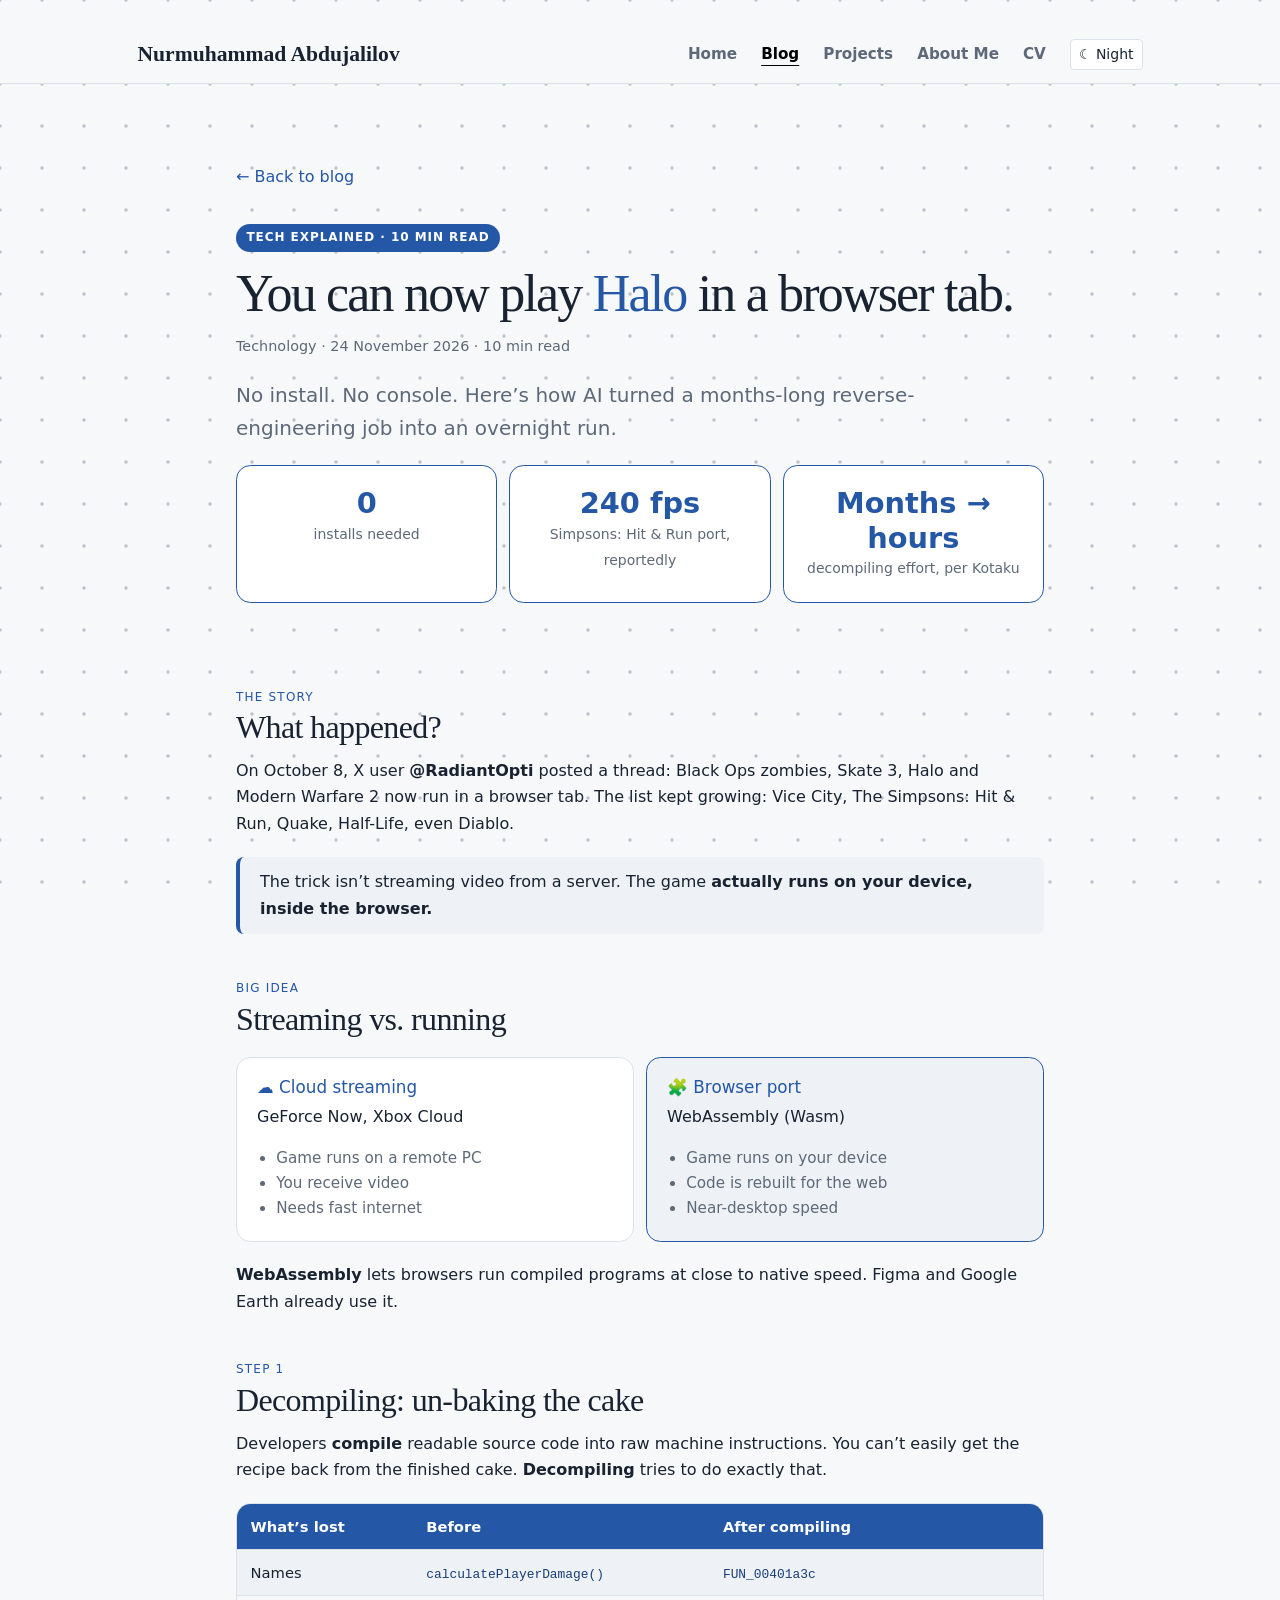
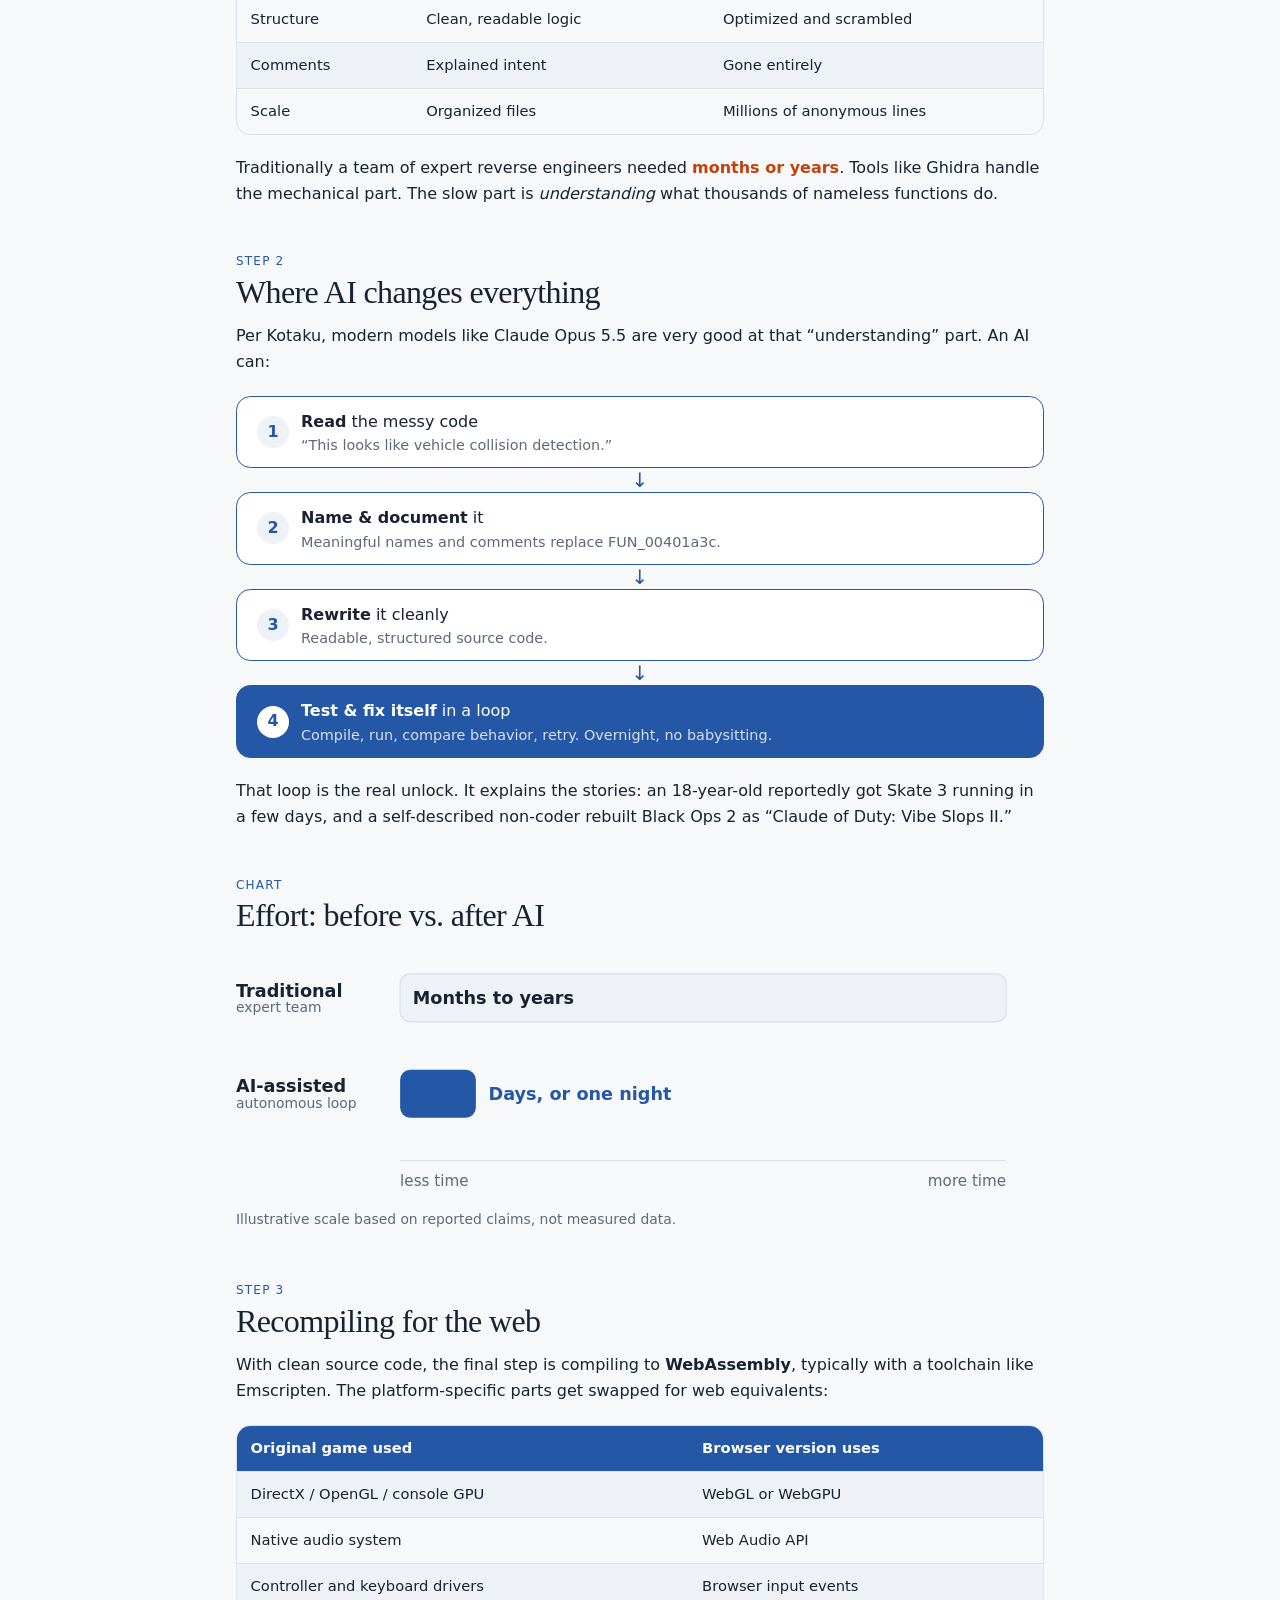
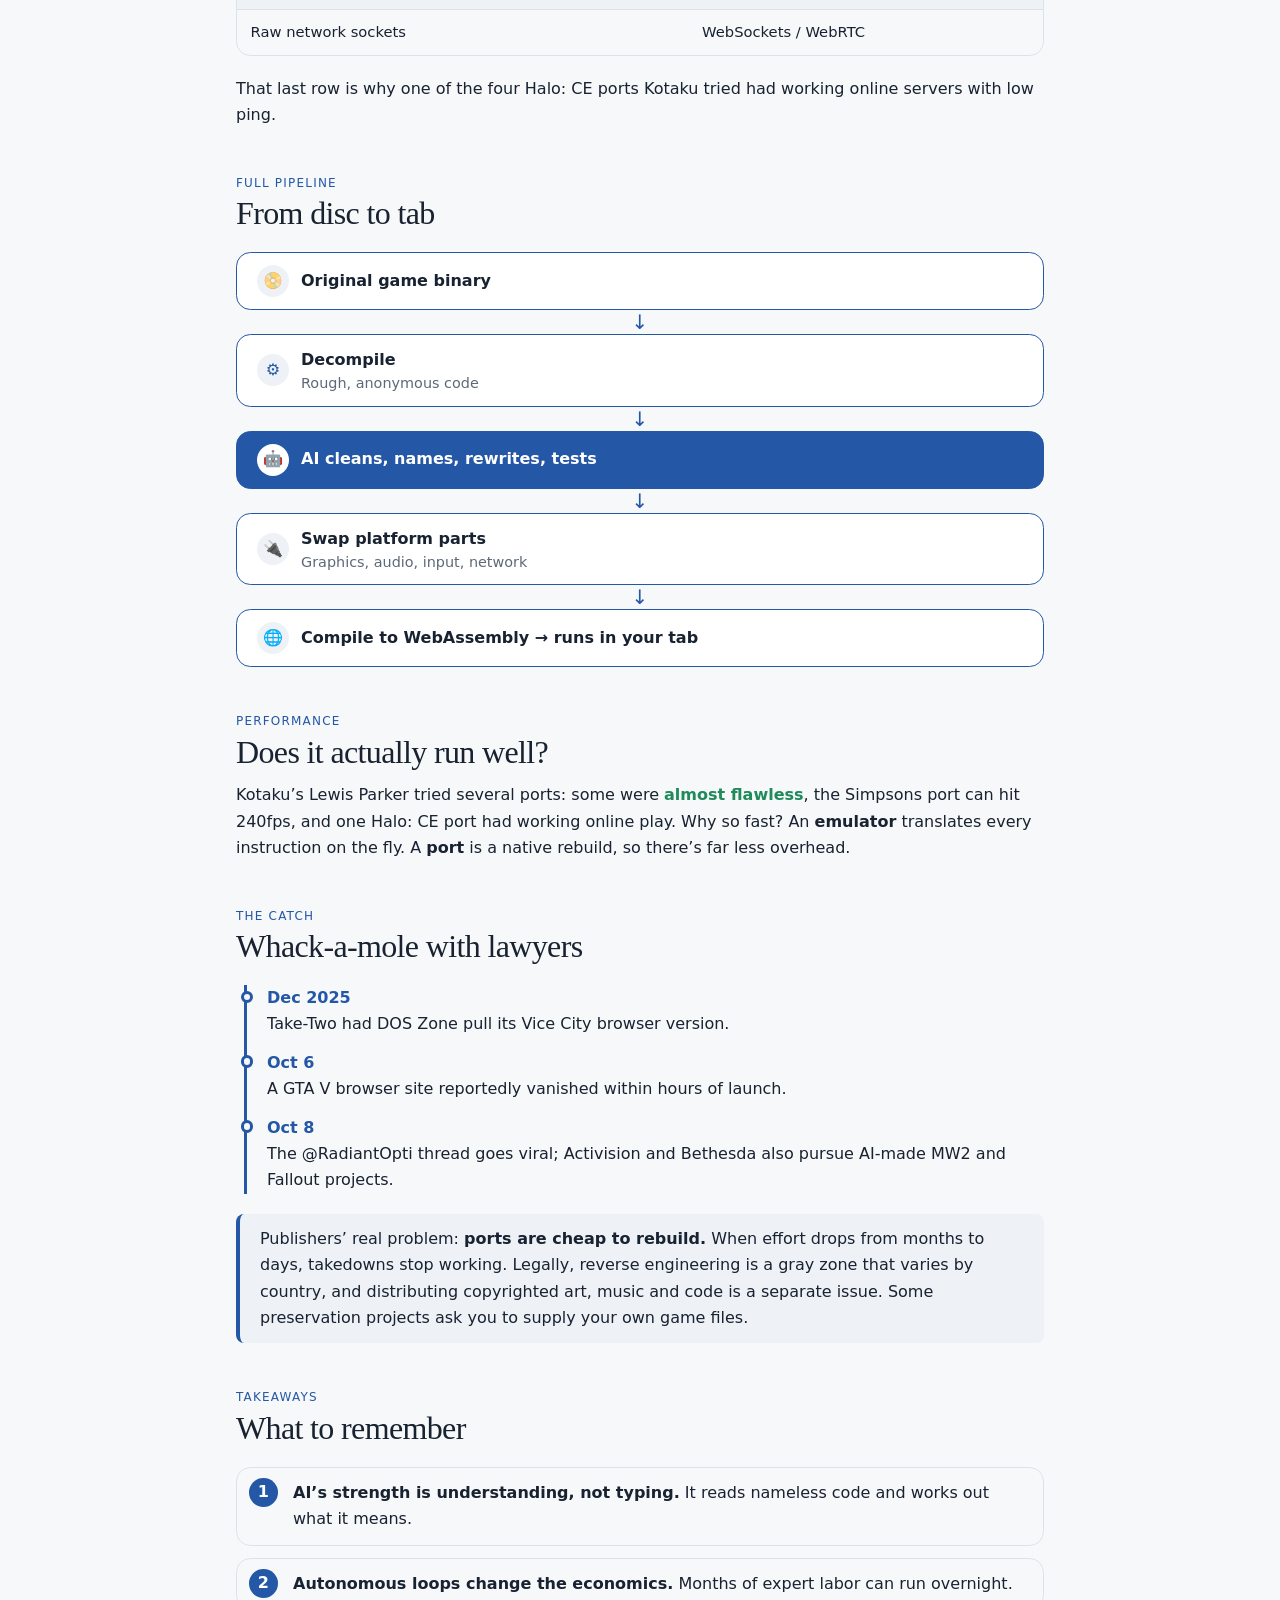
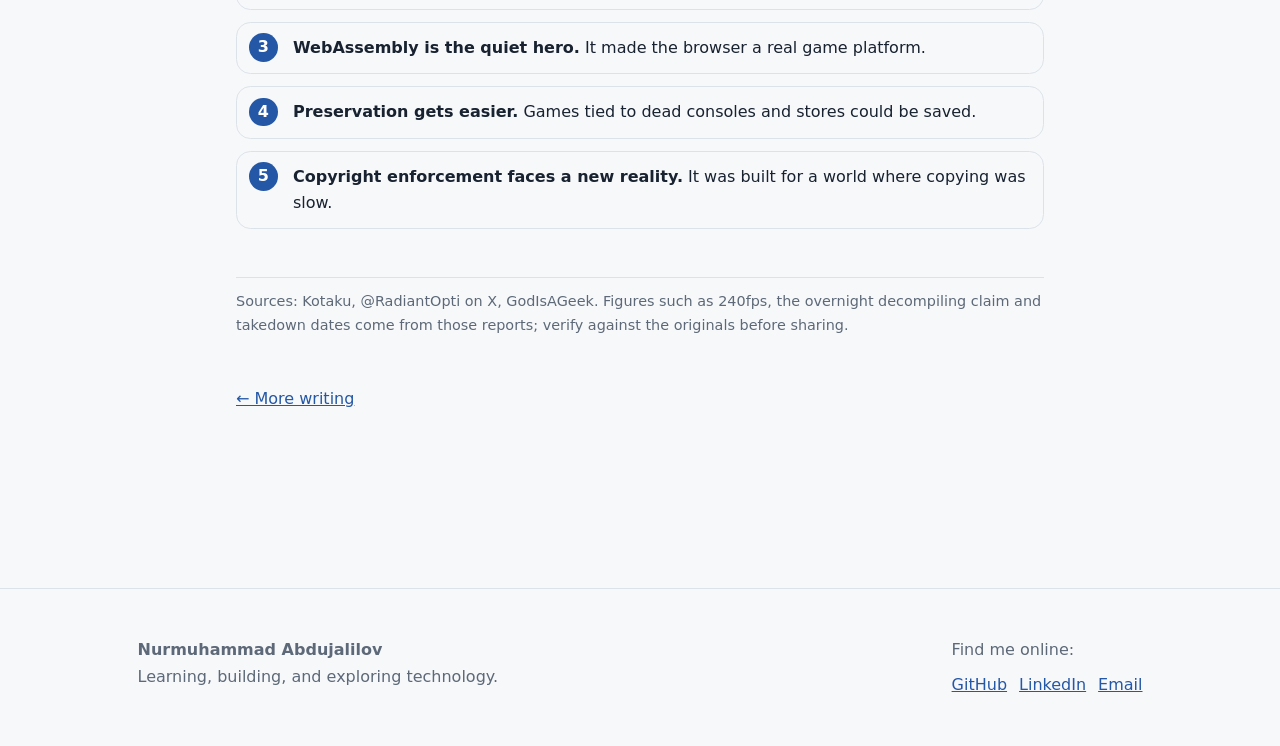
<file: halo-in-a-browser-tab.html>
<!doctype html>
<html lang="en">
<head>
  <meta charset="utf-8">
  <meta name="viewport" content="width=device-width, initial-scale=1">
  <meta name="description" content="No install. No console. Here’s how AI turned a months-long reverse-engineering job into an overnight run.">
  <meta property="og:type" content="article">
  <meta property="og:title" content="Halo in a Browser Tab: How AI Made It Possible">
  <meta property="og:description" content="No install. No console. Here’s how AI turned a months-long reverse-engineering job into an overnight run.">
  <meta property="article:published_time" content="2026-11-24">
  <meta property="article:section" content="Technology">
  <title>Halo in a Browser Tab: How AI Made It Possible | Nurmuhammad Abdujalilov</title>
  <link href="https://cdn.jsdelivr.net/npm/bootstrap@5.3.3/dist/css/bootstrap.min.css" rel="stylesheet">
  <link href="assets/css/styles.css" rel="stylesheet">
</head>
<body>
<a class="skip-link" href="#main-content">Skip to content</a>
<header class="site-header sticky-top"><nav class="navbar navbar-expand-lg" aria-label="Primary navigation"><div class="container"><a class="brand" href="index.html" data-site-name></a><button class="navbar-toggler" type="button" data-menu-toggle aria-controls="site-navigation" aria-expanded="false" aria-label="Open navigation"><span class="navbar-toggler-icon"></span></button><div class="collapse navbar-collapse" id="site-navigation"><ul class="navbar-nav ms-auto align-items-lg-center gap-lg-2"><li class="nav-item"><a class="nav-link" href="index.html">Home</a></li><li class="nav-item"><a class="nav-link active" aria-current="page" href="blog.html">Blog</a></li><li class="nav-item"><a class="nav-link" href="projects.html">Projects</a></li><li class="nav-item"><a class="nav-link" href="about.html">About Me</a></li><li class="nav-item"><a class="nav-link" href="cv.html">CV</a></li><li class="nav-item ms-lg-2"><button class="btn btn-sm theme-toggle" type="button" data-theme-toggle aria-pressed="false">☾ Night</button></li></ul></div></div></nav></header>
<main id="main-content"><article class="section"><div class="container article-content halo-article">
<a class="halo-back-link" href="blog.html">← Back to blog</a>
<header class="halo-hero">
  <span class="tag">Tech explained · 10 min read</span>
  <h1>You can now play <span>Halo</span> in a browser tab.</h1>
  <p class="article-meta">Technology · <time datetime="2026-11-24">24 November 2026</time> · 10 min read</p>
  <p class="lead">No install. No console. Here’s how AI turned a months-long reverse-engineering job into an overnight run.</p>
  <div class="stats">
    <div class="stat"><b>0</b><small>installs needed</small></div>
    <div class="stat"><b>240 fps</b><small>Simpsons: Hit &amp; Run port, reportedly</small></div>
    <div class="stat"><b>Months → hours</b><small>decompiling effort, per Kotaku</small></div>
  </div>
</header>

<h2><i>The story</i>What happened?</h2>
<p>On October 8, X user <b>@RadiantOpti</b> posted a thread: Black Ops zombies, Skate 3, Halo and Modern Warfare 2 now run in a browser tab. The list kept growing: Vice City, The Simpsons: Hit &amp; Run, Quake, Half-Life, even Diablo.</p>
<div class="box">The trick isn’t streaming video from a server. The game <b>actually runs on your device, inside the browser.</b></div>

<h2><i>Big idea</i>Streaming vs. running</h2>
<div class="cmp">
  <div class="comparison-card"><h3>☁️ Cloud streaming</h3><p>GeForce Now, Xbox Cloud</p><ul><li>Game runs on a remote PC</li><li>You receive video</li><li>Needs fast internet</li></ul></div>
  <div class="comparison-card on"><h3>🧩 Browser port</h3><p>WebAssembly (Wasm)</p><ul><li>Game runs on your device</li><li>Code is rebuilt for the web</li><li>Near-desktop speed</li></ul></div>
</div>
<p><b>WebAssembly</b> lets browsers run compiled programs at close to native speed. Figma and Google Earth already use it.</p>

<h2><i>Step 1</i>Decompiling: un-baking the cake</h2>
<p>Developers <b>compile</b> readable source code into raw machine instructions. You can’t easily get the recipe back from the finished cake. <b>Decompiling</b> tries to do exactly that.</p>
<div class="scroll"><table>
  <tr><th>What’s lost</th><th>Before</th><th>After compiling</th></tr>
  <tr><td>Names</td><td><code>calculatePlayerDamage()</code></td><td><code>FUN_00401a3c</code></td></tr>
  <tr><td>Structure</td><td>Clean, readable logic</td><td>Optimized and scrambled</td></tr>
  <tr><td>Comments</td><td>Explained intent</td><td>Gone entirely</td></tr>
  <tr><td>Scale</td><td>Organized files</td><td>Millions of anonymous lines</td></tr>
</table></div>
<p>Traditionally a team of expert reverse engineers needed <span class="bad">months or years</span>. Tools like Ghidra handle the mechanical part. The slow part is <i>understanding</i> what thousands of nameless functions do.</p>

<h2><i>Step 2</i>Where AI changes everything</h2>
<p>Per Kotaku, modern models like Claude Opus 5.5 are very good at that “understanding” part. An AI can:</p>
<div class="flow">
  <div class="step"><div class="n">1</div><div><b>Read</b> the messy code<small>“This looks like vehicle collision detection.”</small></div></div>
  <div class="arrow">↓</div>
  <div class="step"><div class="n">2</div><div><b>Name &amp; document</b> it<small>Meaningful names and comments replace FUN_00401a3c.</small></div></div>
  <div class="arrow">↓</div>
  <div class="step"><div class="n">3</div><div><b>Rewrite</b> it cleanly<small>Readable, structured source code.</small></div></div>
  <div class="arrow">↓</div>
  <div class="step ai"><div class="n">4</div><div><b>Test &amp; fix itself</b> in a loop<small>Compile, run, compare behavior, retry. Overnight, no babysitting.</small></div></div>
</div>
<p>That loop is the real unlock. It explains the stories: an 18-year-old reportedly got Skate 3 running in a few days, and a self-described non-coder rebuilt Black Ops 2 as “Claude of Duty: Vibe Slops II.”</p>

<h2><i>Chart</i>Effort: before vs. after AI</h2>
<svg viewBox="0 0 640 230" role="img" aria-label="Illustrative bar chart: traditional effort is months, AI-assisted is days or overnight">
  <g font-family="inherit" font-size="14" fill="#1b2433">
    <text x="0" y="40" font-weight="600">Traditional</text>
    <text x="0" y="52" font-size="11" fill="#5b6677">expert team</text>
    <rect x="130" y="22" width="480" height="38" rx="8" fill="#c9d8f0"/>
    <text x="140" y="46" fill="#1b2433" font-weight="600">Months to years</text>
    <text x="0" y="116" font-weight="600">AI-assisted</text>
    <text x="0" y="128" font-size="11" fill="#5b6677">autonomous loop</text>
    <rect x="130" y="98" width="60" height="38" rx="8" fill="#2457a6"/>
    <text x="200" y="122" font-weight="600" fill="#2457a6">Days, or one night</text>
    <line x1="130" y1="170" x2="610" y2="170" stroke="#c9d8f0"/>
    <text x="130" y="190" font-size="12" fill="#5b6677">less time</text>
    <text x="610" y="190" font-size="12" fill="#5b6677" text-anchor="end">more time</text>
    <text x="0" y="220" font-size="11" fill="#5b6677">Illustrative scale based on reported claims, not measured data.</text>
  </g>
</svg>

<h2><i>Step 3</i>Recompiling for the web</h2>
<p>With clean source code, the final step is compiling to <b>WebAssembly</b>, typically with a toolchain like Emscripten. The platform-specific parts get swapped for web equivalents:</p>
<div class="scroll"><table>
  <tr><th>Original game used</th><th>Browser version uses</th></tr>
  <tr><td>DirectX / OpenGL / console GPU</td><td>WebGL or WebGPU</td></tr>
  <tr><td>Native audio system</td><td>Web Audio API</td></tr>
  <tr><td>Controller and keyboard drivers</td><td>Browser input events</td></tr>
  <tr><td>Raw network sockets</td><td>WebSockets / WebRTC</td></tr>
</table></div>
<p>That last row is why one of the four Halo: CE ports Kotaku tried had working online servers with low ping.</p>

<h2><i>Full pipeline</i>From disc to tab</h2>
<div class="flow">
  <div class="step"><div class="n">📀</div><div><b>Original game binary</b></div></div><div class="arrow">↓</div>
  <div class="step"><div class="n">⚙️</div><div><b>Decompile</b><small>Rough, anonymous code</small></div></div><div class="arrow">↓</div>
  <div class="step ai"><div class="n">🤖</div><div><b>AI cleans, names, rewrites, tests</b></div></div><div class="arrow">↓</div>
  <div class="step"><div class="n">🔌</div><div><b>Swap platform parts</b><small>Graphics, audio, input, network</small></div></div><div class="arrow">↓</div>
  <div class="step"><div class="n">🌐</div><div><b>Compile to WebAssembly → runs in your tab</b></div></div>
</div>

<h2><i>Performance</i>Does it actually run well?</h2>
<p>Kotaku’s Lewis Parker tried several ports: some were <span class="good">almost flawless</span>, the Simpsons port can hit 240fps, and one Halo: CE port had working online play. Why so fast? An <b>emulator</b> translates every instruction on the fly. A <b>port</b> is a native rebuild, so there’s far less overhead.</p>

<h2><i>The catch</i>Whack-a-mole with lawyers</h2>
<div class="tl">
  <div><b>Dec 2025</b><br>Take-Two had DOS Zone pull its Vice City browser version.</div>
  <div><b>Oct 6</b><br>A GTA V browser site reportedly vanished within hours of launch.</div>
  <div><b>Oct 8</b><br>The @RadiantOpti thread goes viral; Activision and Bethesda also pursue AI-made MW2 and Fallout projects.</div>
</div>
<div class="box">Publishers’ real problem: <b>ports are cheap to rebuild.</b> When effort drops from months to days, takedowns stop working. Legally, reverse engineering is a gray zone that varies by country, and distributing copyrighted art, music and code is a separate issue. Some preservation projects ask you to supply your own game files.</div>

<h2><i>Takeaways</i>What to remember</h2>
<div class="take">
  <div><b>AI’s strength is understanding, not typing.</b> It reads nameless code and works out what it means.</div>
  <div><b>Autonomous loops change the economics.</b> Months of expert labor can run overnight.</div>
  <div><b>WebAssembly is the quiet hero.</b> It made the browser a real game platform.</div>
  <div><b>Preservation gets easier.</b> Games tied to dead consoles and stores could be saved.</div>
  <div><b>Copyright enforcement faces a new reality.</b> It was built for a world where copying was slow.</div>
</div>

<p class="note">Sources: Kotaku, @RadiantOpti on X, GodIsAGeek. Figures such as 240fps, the overnight decompiling claim and takedown dates come from those reports; verify against the originals before sharing.</p>
<p class="mt-5"><a href="blog.html">← More writing</a></p>
</div></article></main>
<footer class="site-footer"><div class="container d-flex flex-column flex-md-row justify-content-between gap-4"><div><strong data-site-name></strong><p class="mb-0" data-site-tagline></p></div><div><p class="mb-2">Find me online:</p><ul class="social-list mb-0"><li><a href="https://github.com/CodeByNurmuhammad" data-social-link="github">GitHub</a></li><li><a href="https://www.linkedin.com/in/nurmukhammadabdujalilov-b83283359" data-social-link="linkedin">LinkedIn</a></li><li><a href="mailto:nurmukhammadabdujalilov@gmail.com" data-email-link>Email</a></li></ul></div></div></footer>
<script src="assets/js/config.js"></script><script src="assets/js/main.js"></script><script src="assets/js/background.js"></script>
<script>
  window.PIXEL_TRAIL_OPTIONS = {
    target: 'body',
    cell: 20,
    radius: 1,
    maxBlocks: 400,
    symbolChance: 0.65
  };
</script>
<script src="assets/js/pixel-trail.js" defer></script>
</body>
</html>
</file>
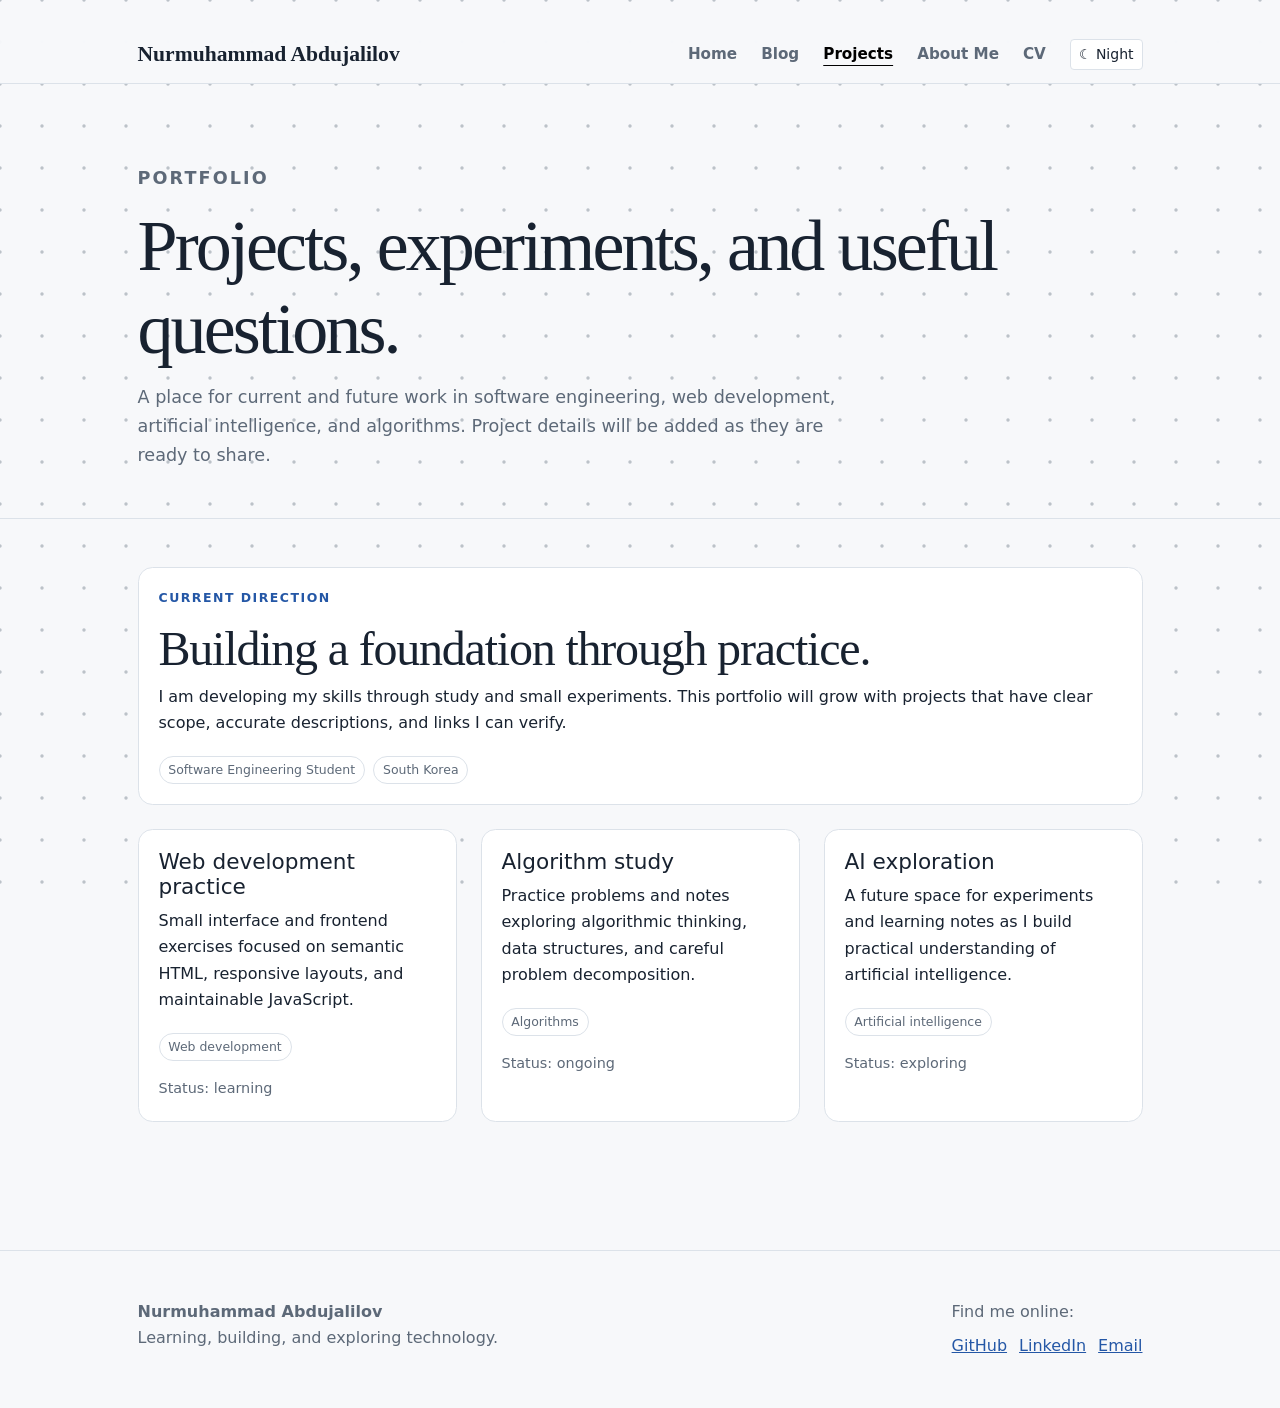
<file: projects.html>
<!doctype html>
<html lang="en">
<head>
  <meta charset="utf-8"><meta name="viewport" content="width=device-width, initial-scale=1">
  <meta name="description" content="Software projects, experiments, and case studies by Nurmuhammad Abdujalilov.">
  <title>Projects | Nurmuhammad Abdujalilov</title>
  <link href="https://cdn.jsdelivr.net/npm/bootstrap@5.3.3/dist/css/bootstrap.min.css" rel="stylesheet"><link href="assets/css/styles.css" rel="stylesheet">
</head>
<body>
<a class="skip-link" href="#main-content">Skip to content</a>
<header class="site-header sticky-top"><nav class="navbar navbar-expand-lg" aria-label="Primary navigation"><div class="container"><a class="brand" href="index.html" data-site-name></a><button class="navbar-toggler" type="button" data-menu-toggle aria-controls="site-navigation" aria-expanded="false" aria-label="Open navigation"><span class="navbar-toggler-icon"></span></button><div class="collapse navbar-collapse" id="site-navigation"><ul class="navbar-nav ms-auto align-items-lg-center gap-lg-2"><li class="nav-item"><a class="nav-link" href="index.html">Home</a></li><li class="nav-item"><a class="nav-link" href="blog.html">Blog</a></li><li class="nav-item"><a class="nav-link active" aria-current="page" href="projects.html">Projects</a></li><li class="nav-item"><a class="nav-link" href="about.html">About Me</a></li><li class="nav-item"><a class="nav-link" href="cv.html">CV</a></li><li class="nav-item ms-lg-2"><button class="btn btn-sm theme-toggle" type="button" data-theme-toggle aria-pressed="false">☾ Night</button></li></ul></div></div></nav></header>
<main id="main-content"><section class="page-hero"><div class="container"><p class="eyebrow">Portfolio</p><h1>Projects, experiments, and useful questions.</h1><p>A place for current and future work in software engineering, web development, artificial intelligence, and algorithms. Project details will be added as they are ready to share.</p></div></section><section class="section-sm"><div class="container"><div class="card-editorial mb-4"><p class="eyebrow">Current direction</p><h2>Building a foundation through practice.</h2><p>I am developing my skills through study and small experiments. This portfolio will grow with projects that have clear scope, accurate descriptions, and links I can verify.</p><span class="tag">Software Engineering Student</span> <span class="tag">South Korea</span></div><div class="row g-4"><div class="col-md-6 col-lg-4"><article class="card-editorial"><h3>Web development practice</h3><p>Small interface and frontend exercises focused on semantic HTML, responsive layouts, and maintainable JavaScript.</p><span class="tag">Web development</span><p class="meta mt-3">Status: learning</p></article></div><div class="col-md-6 col-lg-4"><article class="card-editorial"><h3>Algorithm study</h3><p>Practice problems and notes exploring algorithmic thinking, data structures, and careful problem decomposition.</p><span class="tag">Algorithms</span><p class="meta mt-3">Status: ongoing</p></article></div><div class="col-md-6 col-lg-4"><article class="card-editorial"><h3>AI exploration</h3><p>A future space for experiments and learning notes as I build practical understanding of artificial intelligence.</p><span class="tag">Artificial intelligence</span><p class="meta mt-3">Status: exploring</p></article></div></div></div></section></main>
<footer class="site-footer"><div class="container d-flex flex-column flex-md-row justify-content-between gap-4"><div><strong data-site-name></strong><p class="mb-0" data-site-tagline></p></div><div><p class="mb-2">Find me online:</p><ul class="social-list mb-0"><li><a href="https://github.com/CodeByNurmuhammad" data-social-link="github">GitHub</a></li><li><a href="https://www.linkedin.com/in/nurmukhammadabdujalilov-b83283359" data-social-link="linkedin">LinkedIn</a></li><li><a href="mailto:nurmukhammadabdujalilov@gmail.com" data-email-link>Email</a></li></ul></div></div></footer><script src="assets/js/config.js"></script><script src="assets/js/main.js"></script><script src="assets/js/background.js"></script>
<script>
  window.PIXEL_TRAIL_OPTIONS = {
    target: 'body',
    cell: 20,
    radius: 1,
    maxBlocks: 400,
    symbolChance: 0.65
  };
</script>

<script src="assets/js/pixel-trail.js" defer></script></body></html>
</file>
<file: assets/css/styles.css>
:root {
  color-scheme: light;
  --color-bg: #f7f8fa;
  --color-surface: #ffffff;
  --color-surface-muted: #eef2f6;
  --color-text: #182230;
  --color-muted: #5d6978;
  --color-accent: #2457a6;
  --color-accent-strong: #173d79;
  --color-border: #dce2e9;
  --color-focus: #b7d4ff;
  --shadow-soft: 0 12px 30px rgba(24, 34, 48, 0.07);
  --radius-sm: 0.5rem;
  --radius-md: 0.9rem;
  --radius-lg: 1.25rem;
  --space-1: 0.375rem;
  --space-2: 0.75rem;
  --space-3: 1.25rem;
  --space-4: 2rem;
  --space-5: 3rem;
  --space-6: 5rem;
  --content-width: 1029px;
  --reading-width: 46rem;
  --font-body: Inter, ui-sans-serif, system-ui, -apple-system, BlinkMacSystemFont, "Segoe UI", sans-serif;
  --font-display: Georgia, "Times New Roman", serif;
}

[data-theme="dark"] {
  color-scheme: dark;
  --color-bg: #28282B;
  --color-surface: #28282B;
  --color-surface-muted: #202b38;
  --color-text: #e9eef5;
  --color-muted: #aab7c5;
  --color-accent: #9fc2ff;
  --color-accent-strong: #c4d9ff;
  --color-border: #344252;
  --color-focus: #5f8fdb;
  --shadow-soft: 0 12px 30px #28282B;
}

* { box-sizing: border-box; }

html { scroll-behavior: smooth; }

body {
  margin: 0;
  background: var(--color-bg);
  color: var(--color-text);
  font-family: var(--font-body);
  line-height: 1.65;
}

p { overflow-wrap: anywhere; }

a { color: var(--color-accent); }
a:hover { color: var(--color-accent-strong); }

:focus-visible {
  outline: 3px solid var(--color-focus);
  outline-offset: 3px;
}

.skip-link {
  position: absolute;
  top: -4rem;
  left: 1rem;
  z-index: 1000;
  padding: 0.65rem 1rem;
  background: var(--color-text);
  color: var(--color-bg);
  border-radius: var(--radius-sm);
}

.skip-link:focus { top: 1rem; }

.site-header {
  border-bottom: 1px solid var(--color-border);
  background: color-mix(in srgb, var(--color-bg) 92%, transparent);
  backdrop-filter: blur(12px);
}

.brand {
  color: var(--color-text);
  font-family: var(--font-display);
  font-size: 1.35rem;
  font-weight: 700;
  text-decoration: none;
}

.brand:hover { color: var(--color-accent); }

.navbar-toggler {
  border: 1px solid var(--color-border);
  color: var(--color-text);
}

.navbar-toggler-icon {
  display: inline-block;
  width: 1.25em;
  height: 1.25em;
  background: linear-gradient(var(--color-text), var(--color-text)) center / 100% 2px no-repeat,
    linear-gradient(var(--color-text), var(--color-text)) center 35% / 100% 2px no-repeat,
    linear-gradient(var(--color-text), var(--color-text)) center 65% / 100% 2px no-repeat;
}

.nav-link {
  color: var(--color-muted);
  font-size: 0.95rem;
  font-weight: 600;
}

.nav-link:hover,
.nav-link.active {
  color: var(--color-text);
}

.nav-link.active { text-decoration: underline; text-underline-offset: 0.4rem; }

.theme-toggle {
  border: 1px solid var(--color-border);
  color: var(--color-text);
  background: var(--color-surface);
}

.theme-toggle:hover { background: var(--color-surface-muted); }

.container { max-width: var(--content-width); }
.container-readable,
.article-content { max-width: var(--content-width); }
.container-readable > *,
.article-content > * { max-width: var(--reading-width); }
.section { padding: var(--space-6) 0; }
.section-sm { padding: var(--space-5) 0; }

.eyebrow {
  margin-bottom: var(--space-2);
  color: var(--color-accent);
  font-size: 0.78rem;
  font-weight: 800;
  letter-spacing: 0.12em;
  text-transform: uppercase;
}

h1, h2, h3, h4 {
  color: var(--color-text);
  line-height: 1.15;
  overflow-wrap: anywhere;
}

h1, h2 { font-family: var(--font-display); }
h1 { font-size: clamp(2.6rem, 7vw, 5.2rem); letter-spacing: -0.04em; }
h2 { font-size: clamp(2rem, 4vw, 3rem); letter-spacing: -0.025em; }
h3 { font-size: 1.35rem; }

.hero { padding: clamp(4.5rem, 12vw, 9rem) 0 var(--space-6); }
.hero h1 { max-width: 10ch; margin-bottom: var(--space-3); }
.hero-lede { max-width: 42rem; color: var(--color-muted); font-size: clamp(1.1rem, 2vw, 1.35rem); }

.button-row { display: flex; flex-wrap: wrap; gap: var(--space-2); }
.btn-primary { background: var(--color-accent); border-color: var(--color-accent); }
.btn-primary:hover { background: var(--color-accent-strong); border-color: var(--color-accent-strong); }
.btn-outline-secondary { color: var(--color-text); border-color: var(--color-border); }
.btn-outline-secondary:hover { color: var(--color-text); background: var(--color-surface-muted); border-color: var(--color-border); }

.home-hero {
  display: flex;
  min-height: calc(100vh - 5rem);
  align-items: center;
  padding: clamp(4rem, 8vw, 7rem) 0;
}

.home-hero-content {
  display: grid;
  max-width: 58rem;
  margin-left: 0;
  grid-template-columns: 12rem minmax(0, 1fr);
  align-items: start;
  gap: clamp(1.75rem, 4vw, 3.5rem);
}
.home-hero-copy { max-width: 42rem; }
.home-hero h1 {
  margin: 0;
  max-width: 14ch;
  font-family: var(--font-body);
  font-size: clamp(3rem, 6vw, 3.5rem);
  font-weight: 750;
  letter-spacing: -0.06em;
}
.home-hero-role {
  margin: 1rem 0 0;
  color: var(--color-text);
  font-size: clamp(1.15rem, 2.5vw, 1.45rem);
  font-weight: 600;
}
.home-hero-location {
  margin: 0.35rem 0 0;
  color: var(--color-muted);
  font-size: 0.95rem;
}
.home-hero-location span:first-child { color: var(--color-accent); font-size: 0.7em; vertical-align: 0.1em; }
.home-hero .hero-lede { max-width: 34rem; margin: 1.75rem auto 0; font-size: clamp(1.1rem, 2vw, 1.25rem); }
.home-hero .hero-lede { margin-left: 0; }
.home-hero-actions { margin-top: 2rem; }
.home-hero-actions .btn { padding: 0.7rem 1.15rem; font-weight: 600; }
.home-social-links { display: flex; gap: 1.5rem; margin-top: 3rem; }
.home-social-links a {
  display: inline-flex;
  align-items: center;
  gap: 0.45rem;
  color: var(--color-muted);
  font-size: 0.9rem;
  text-decoration: none;
}
.home-social-links a:hover { color: var(--color-accent); }
.home-social-links svg { width: 1.1rem; height: 1.1rem; fill: currentColor; }
.home-social-links a:last-child svg { fill: none; stroke: currentColor; stroke-linecap: round; stroke-linejoin: round; stroke-width: 1.5; }
.home-hero-portrait {
  width: 14rem;
  
  aspect-ratio: 1;
  margin-top: 2rem;
  justify-self: start;
  overflow: hidden;
  border-radius: 20%;
  background: transparent;
}

.home-hero-portrait img {
  display: block;
  width: 100%;
  height: 100%;
  object-fit: cover;
  object-position: center;
  filter: none;
}

.card-editorial {
  height: 100%;
  padding: var(--space-3);
  border: 1px solid var(--color-border);
  border-radius: var(--radius-md);
  background: var(--color-surface);
  box-shadow: none;
  transition: transform 160ms ease, box-shadow 160ms ease, border-color 160ms ease;
}

.card-editorial:hover { transform: translateY(-3px); border-color: var(--color-accent); box-shadow: var(--shadow-soft); }
.card-editorial p:last-child { margin-bottom: 0; }
.card-link { color: inherit; text-decoration: none; }
.card-link:hover { color: inherit; }
.meta { color: var(--color-muted); font-size: 0.9rem; }
.tag { display: inline-block; margin: 0.2rem 0.2rem 0 0; padding: 0.18rem 0.55rem; border: 1px solid var(--color-border); border-radius: 999px; color: var(--color-muted); font-size: 0.78rem; }

.section-heading-row {
  display: flex;
  align-items: end;
  justify-content: space-between;
  gap: var(--space-3);
  margin-bottom: var(--space-4);
}
.section-heading-row h2 { margin-bottom: 0; }
.section-heading-note { margin: 0; color: var(--color-muted); }
.featured-carousel { position: relative; padding: 0 3rem; }
.carousel-viewport { overflow: hidden; touch-action: pan-y; cursor: grab; }
.carousel-viewport.is-dragging { cursor: grabbing; }
.featured-carousel-track {
  display: flex;
  gap: var(--space-3);
  will-change: transform;
}
.featured-slide {
  flex: 0 0 calc((100% - (2 * var(--space-3))) / 3);
  min-width: 0;
}
.featured-slide .card-link { display: block; height: 100%; }
.carousel-control {
  position: absolute;
  top: 50%;
  z-index: 1;
  display: grid;
  width: 2.5rem;
  height: 2.5rem;
  place-items: center;
  border: 1px solid var(--color-border);
  border-radius: 50%;
  background: var(--color-surface);
  color: var(--color-text);
  font-size: 1.25rem;
  line-height: 1;
  transform: translateY(-50%);
}
.carousel-control:hover { border-color: var(--color-accent); color: var(--color-accent); }
.carousel-control-prev { left: 0; }
.carousel-control-next { right: 0; }
.archive-layout {
  display: grid;
  grid-template-columns: minmax(0, 2fr) minmax(16rem, 1fr);
  gap: clamp(3rem, 8vw, 7rem);
}
.archive-year-label {
  display: inline-block;
  margin-bottom: var(--space-4);
  padding: 0.25rem 0.75rem;
  border: 1px solid var(--color-border);
  border-radius: 999px;
  color: var(--color-muted);
  font-size: 0.85rem;
  font-weight: 700;
}
.archive-month { margin-bottom: var(--space-4); }
.archive-month h3 {
  margin-bottom: 0;
  color: var(--color-muted);
  font-size: 1rem;
  font-weight: 700;
}
.archive-entry {
  display: grid;
  grid-template-columns: 5rem minmax(0, 1fr) 1.5rem;
  gap: var(--space-2);
  align-items: center;
  padding: var(--space-2) 0;
  border-top: 1px solid var(--color-border);
  color: var(--color-text);
  text-decoration: none;
}
.archive-entry:hover { color: var(--color-accent); }
.archive-entry time { color: var(--color-muted); font-size: 0.9rem; }
.archive-entry-arrow { color: var(--color-accent); opacity: 0; transform: translateX(-0.4rem); transition: opacity 160ms ease, transform 160ms ease; }
.archive-entry:hover .archive-entry-arrow,
.archive-entry:focus-visible .archive-entry-arrow { opacity: 1; transform: translateX(0); }
.archive-aside {
  align-self: start;
  padding-left: var(--space-4);
  border-left: 1px solid var(--color-border);
}
.archive-aside h2 { margin-bottom: var(--space-2); font-size: clamp(1.7rem, 3vw, 2.3rem); }
.archive-aside p:not(.eyebrow) { color: var(--color-muted); }

.page-hero { padding: var(--space-6) 0 var(--space-4); border-bottom: 1px solid var(--color-border); }
.page-hero h1 { margin-bottom: var(--space-2); font-size: clamp(2.7rem, 6vw, 4.5rem); }
.page-hero p { max-width: 44rem; color: var(--color-muted); font-size: 1.1rem; }

.placeholder-media {
  display: grid;
  min-height: 11rem;
  place-items: center;
  padding: var(--space-3);
  border: 1px dashed var(--color-border);
  border-radius: var(--radius-md);
  background: var(--color-surface-muted);
  color: var(--color-muted);
  text-align: center;
}
.article-content h2 { margin-top: var(--space-5); font-size: 2rem; }
.article-content h3 { margin-top: var(--space-4); }
.article-content pre {
  overflow-x: auto;
  padding: var(--space-3);
  border: 1px solid var(--color-border);
  border-radius: var(--radius-sm);
  background: var(--color-surface-muted);
  color: var(--color-text);
}
.article-content code { color: var(--color-accent-strong); }
.article-content pre code { color: inherit; }

.timeline { border-left: 2px solid var(--color-border); }
.timeline-item { position: relative; padding: 0 0 var(--space-4) var(--space-4); }
.timeline-item::before {
  position: absolute;
  top: 0.45rem;
  left: -0.43rem;
  width: 0.7rem;
  height: 0.7rem;
  border: 2px solid var(--color-bg);
  border-radius: 50%;
  background: var(--color-accent);
  content: "";
}

.site-footer { margin-top: var(--space-6); padding: var(--space-5) 0; border-top: 1px solid var(--color-border); color: var(--color-muted); }
.social-list { display: flex; flex-wrap: wrap; gap: var(--space-2); padding: 0; list-style: none; }
.social-placeholder { color: var(--color-muted); cursor: not-allowed; text-decoration: none; }
.social-placeholder::after { content: " (placeholder)"; font-size: 0.8em; }

.cv-print-note { color: var(--color-muted); font-size: 0.9rem; }

@media (prefers-reduced-motion: reduce) {
  *, *::before, *::after { scroll-behavior: auto !important; transition-duration: 0.01ms !important; }
}

@media (max-width: 991.98px) {
  .home-hero-content { grid-template-columns: 1fr; gap: 3.5rem; }
  .home-hero-portrait { width: 12rem; margin-top: 0; }
  .featured-slide { flex-basis: calc((100% - var(--space-3)) / 2); }
  .archive-layout { grid-template-columns: 1fr; }
  .archive-aside { padding-top: var(--space-4); padding-left: 0; border-top: 1px solid var(--color-border); border-left: 0; }
}

@media (max-width: 1199.98px) {
  .container { max-width: 100%; }
}

@media (max-width: 575.98px) {
  .home-hero-content { gap: 3rem; }
  .home-hero-portrait { width: 9rem; }
  .home-social-links { gap: 1rem; }
  .section-heading-row { display: block; }
  .section-heading-note { margin-top: var(--space-2); }
  .featured-carousel { padding: 0 2.5rem; }
  .featured-slide { flex-basis: 85%; }
  .archive-entry { grid-template-columns: 4.5rem minmax(0, 1fr) 1.25rem; }
  .section-sm .row,
  .section .row { margin-right: 0; margin-left: 0; }
}

@media print {
  .site-header, .site-footer, .skip-link, .theme-toggle, .navbar-toggler, .cv-print-note { display: none !important; }
  body { background: #fff; color: #000; }
  .section, .section-sm, .hero, .page-hero { padding: 1.5rem 0; }
}






/* Interactive background grid */

#background-grid {
  position: fixed;
  inset: 0;
  z-index: 0;
  width: 100%;
  height: 100%;
  pointer-events: none;
  opacity: 0.38;
}

/* Keep all website content above the background */

.site-header,
main,
.site-footer,
.skip-link {
  position: relative;
  z-index: 1;
}

/* Subtle grid visibility in dark mode */

[data-theme="dark"] #background-grid {
  opacity: 0.32;
}

@media (max-width: 768px) {
  #background-grid {
    opacity: 0.25;
  }
}

@media (prefers-reduced-motion: reduce) {
  #background-grid {
    display: none;
  }
}



/* trackere*/


/* Keep hero content above the pixel animation */
.home-hero-content {
    position: relative;
    z-index: 6;
}

/* Article-specific presentation for the Halo feature. */
.container.article-content.halo-article { max-width: 52rem; }
.article-content.halo-article > * { max-width: none; }
.halo-article .halo-back-link { display: inline-block; margin-bottom: var(--space-4); text-decoration: none; }
.halo-article .halo-hero { padding: 0 0 var(--space-3); }
.halo-article .tag {
  display: inline-block;
  margin: 0;
  padding: 0.25rem 0.65rem;
  border: 0;
  background: var(--color-accent);
  color: var(--color-surface);
  font-size: 0.75rem;
  font-weight: 700;
  letter-spacing: 0.08em;
  text-transform: uppercase;
}
.halo-article h1 {
  margin: var(--space-2) 0;
  font-size: clamp(2.2rem, 6vw, 3.25rem);
  letter-spacing: -0.035em;
}
.halo-article h1 span,
.halo-article h2 i { color: var(--color-accent); }
.halo-article .lead { max-width: 43rem; color: var(--color-muted); font-size: clamp(1.1rem, 2.5vw, 1.25rem); }
.halo-article .article-meta { margin: 0 0 var(--space-3); color: var(--color-muted); font-size: 0.9rem; }
.halo-article h2 {
  margin: var(--space-5) 0 var(--space-2);
  font-size: clamp(1.65rem, 4vw, 2rem);
  letter-spacing: -0.02em;
}
.halo-article h2 i {
  display: block;
  margin-bottom: 0.3rem;
  font-family: var(--font-body);
  font-size: 0.75rem;
  font-style: normal;
  letter-spacing: 0.1em;
  text-transform: uppercase;
}
.halo-article .stats { display: grid; grid-template-columns: repeat(auto-fit, minmax(min(9rem, 100%), 1fr)); gap: var(--space-2); margin: var(--space-3) 0; }
.halo-article .stat { padding: var(--space-3); border: 1px solid var(--color-accent); border-radius: var(--radius-md); background: var(--color-surface); text-align: center; }
.halo-article .stat b { display: block; color: var(--color-accent); font-size: clamp(1.4rem, 4vw, 1.8rem); line-height: 1.2; overflow-wrap: anywhere; }
.halo-article .stat small { color: var(--color-muted); }
.halo-article .box { margin: var(--space-3) 0; padding: var(--space-2) var(--space-3); border-left: 4px solid var(--color-accent); border-radius: var(--radius-sm); background: var(--color-surface-muted); }
.halo-article .cmp { display: grid; grid-template-columns: repeat(2, minmax(0, 1fr)); gap: var(--space-2); margin: var(--space-3) 0; }
.halo-article .comparison-card { padding: var(--space-3); border: 1px solid var(--color-border); border-radius: var(--radius-md); background: var(--color-surface); }
.halo-article .comparison-card.on { border-color: var(--color-accent); background: var(--color-surface-muted); }
.halo-article .comparison-card h3 { margin: 0 0 var(--space-1); color: var(--color-accent); font-size: 1.05rem; }
.halo-article .comparison-card ul { margin: var(--space-1) 0 0; padding-left: 1.2rem; color: var(--color-muted); font-size: 0.95rem; }
.halo-article .flow { display: flex; flex-direction: column; gap: 0; margin: var(--space-3) 0; }
.halo-article .step { display: flex; align-items: center; gap: var(--space-2); padding: var(--space-2) var(--space-3); border: 1px solid var(--color-accent); border-radius: var(--radius-md); background: var(--color-surface); }
.halo-article .step.ai { background: var(--color-accent); color: var(--color-surface); }
.halo-article .step .n { display: grid; flex: none; width: 2rem; height: 2rem; place-items: center; border-radius: 50%; background: var(--color-surface-muted); color: var(--color-accent); font-weight: 700; }
.halo-article .step small { display: block; color: var(--color-muted); font-size: 0.9rem; line-height: 1.4; }
.halo-article .step.ai small { color: color-mix(in srgb, var(--color-surface) 82%, var(--color-accent)); }
.halo-article .step.ai .n { background: var(--color-surface); }
.halo-article .arrow { color: var(--color-accent); font-size: 1.25rem; line-height: 1.2; text-align: center; }
.halo-article .scroll { max-width: 100%; margin: var(--space-3) 0; overflow-x: auto; border: 1px solid var(--color-border); border-radius: var(--radius-md); }
.halo-article table { width: 100%; min-width: 32rem; margin: 0; border-collapse: collapse; font-size: 0.92rem; }
.halo-article th { padding: 0.65rem 0.85rem; background: var(--color-accent); color: var(--color-surface); text-align: left; }
.halo-article td { padding: 0.65rem 0.85rem; border-top: 1px solid var(--color-border); }
.halo-article tr:nth-child(even) td { background: var(--color-surface-muted); }
.halo-article .bad { color: #c2410c; font-weight: 700; }
.halo-article .good { color: #1f8a5b; font-weight: 700; }
.halo-article .tl { margin: var(--space-3) 0 var(--space-3) 0.5rem; padding-left: var(--space-3); border-left: 3px solid var(--color-accent); }
.halo-article .tl div { position: relative; margin-bottom: var(--space-2); }
.halo-article .tl div::before { position: absolute; top: 0.35rem; left: calc(-1 * var(--space-3) - 0.4rem); width: 0.8rem; height: 0.8rem; border: 3px solid var(--color-accent); border-radius: 50%; background: var(--color-bg); content: ""; }
.halo-article .tl b { color: var(--color-accent); }
.halo-article .take { display: grid; gap: var(--space-2); margin: var(--space-3) 0; counter-reset: halo-take; }
.halo-article .take div { position: relative; padding: var(--space-2) var(--space-2) var(--space-2) 3.5rem; border: 1px solid var(--color-border); border-radius: var(--radius-md); counter-increment: halo-take; }
.halo-article .take div::before { position: absolute; top: 0.65rem; left: 0.75rem; display: grid; width: 1.8rem; height: 1.8rem; place-items: center; border-radius: 50%; background: var(--color-accent); color: var(--color-surface); content: counter(halo-take); font-weight: 700; }
.halo-article .note { margin-top: var(--space-5); padding-top: var(--space-2); border-top: 1px solid var(--color-border); color: var(--color-muted); font-size: 0.9rem; }
.halo-article svg { display: block; width: 100%; height: auto; }
.halo-article svg g[fill="#1b2433"] { fill: var(--color-text); }
.halo-article svg text[fill="#1b2433"] { fill: var(--color-text); }
.halo-article svg text[fill="#5b6677"] { fill: var(--color-muted); }
.halo-article svg text[fill="#2457a6"] { fill: var(--color-accent); }
.halo-article svg rect[fill="#2457a6"] { fill: var(--color-accent); }
.halo-article svg rect[fill="#c9d8f0"],
.halo-article svg line[stroke="#c9d8f0"] { fill: var(--color-surface-muted); stroke: var(--color-border); }

@media (max-width: 575.98px) {
  .halo-article .cmp { grid-template-columns: 1fr; }
  .halo-article .halo-back-link { margin-bottom: var(--space-3); }
  .halo-article table { min-width: 29rem; }
}

.container.article-content.identity-article {
  max-width: 46rem;
  padding-right: 1.25rem;
  padding-left: 1.25rem;
  --bg: var(--color-bg);
  --card: var(--color-surface);
  --ink: var(--color-text);
  --mute: var(--color-muted);
  --line: var(--color-border);
  --a: #e2552d;
  --b: #2f6f73;
  --c: #6a4fb3;
  --soft: color-mix(in srgb, #e2552d 10%, var(--color-bg));
  --soft2: color-mix(in srgb, #2f6f73 11%, var(--color-bg));
  --soft3: color-mix(in srgb, #6a4fb3 10%, var(--color-bg));
}
.article-content.identity-article > * { max-width: none; }
[data-theme="dark"] .identity-article {
  --a: #ff7a52;
  --b: #5ec2c7;
  --c: #a994f0;
  --soft: #2b1f1b;
  --soft2: #17292a;
  --soft3: #231f33;
}
.identity-article .identity-back-link { display: inline-block; margin-bottom: var(--space-3); color: var(--a); text-decoration: none; }
.identity-article .wrap { max-width: 720px; margin: 0 auto; padding: 0 0 60px; color: var(--ink); font: 18px/1.75 Georgia, "Times New Roman", serif; }
.identity-article .hero { padding: 2rem 0 1.5rem; }
.identity-article .kicker { color: var(--a); font: 700 0.8rem/1 system-ui, sans-serif; letter-spacing: 0.12em; text-transform: uppercase; }
.identity-article h1,
.identity-article h2,
.identity-article h3,
.identity-article .sans { font-family: system-ui, -apple-system, "Segoe UI", Roboto, sans-serif; }
.identity-article h1 { margin: 0.9rem 0; font-size: clamp(2rem, 6vw, 3rem); line-height: 1.12; letter-spacing: -0.02em; }
.identity-article .sub { margin: 0 0 0.9rem; color: var(--mute); font-size: 1.25rem; line-height: 1.5; }
.identity-article .meta,
.identity-article .article-publication-meta { color: var(--mute); font: 0.875rem system-ui, sans-serif; }
.identity-article .article-publication-meta { margin: 0.55rem 0 0; }
.identity-article h2 { margin: 3.5rem 0 0.75rem; font-size: clamp(1.55rem, 4vw, 1.75rem); line-height: 1.25; letter-spacing: -0.01em; }
.identity-article h3 { margin: 0 0 0.4rem; font-size: 1.2rem; }
.identity-article .wrap p { margin: 0 0 1.125rem; }
.identity-article .lead::first-letter { float: left; padding: 0.375rem 0.625rem 0 0; color: var(--a); font-size: 4rem; font-weight: 700; line-height: 0.9; }
.identity-article .fig { margin: 1.625rem 0; padding: 1.125rem; border: 1px solid var(--line); border-radius: 1rem; background: var(--card); }
.identity-article .fig svg { display: block; width: 100%; height: auto; }
.identity-article .cap { margin: 0.625rem 0 0; color: var(--mute); font: 0.875rem/1.5 system-ui, sans-serif; text-align: center; }
.identity-article .pull { margin: 1.75rem 0; padding: 0.375rem 0 0.375rem 1.125rem; border-left: 4px solid var(--a); font-size: 1.5rem; font-style: italic; line-height: 1.4; }
.identity-article .cols { display: grid; grid-template-columns: repeat(2, minmax(0, 1fr)); gap: 0.875rem; margin: 1.5rem 0; }
.identity-article .col { padding: 1rem 1.125rem; border-radius: 0.875rem; font: 1rem/1.55 system-ui, sans-serif; }
.identity-article .col p { margin: 0 0 0.5rem; font: inherit; }
.identity-article .o { background: var(--soft); }
.identity-article .i { background: var(--soft2); }
.identity-article .tag { margin: 0; padding: 0; border: 0; color: var(--mute); font: 700 0.75rem system-ui, sans-serif; letter-spacing: 0.1em; text-transform: uppercase; }
.identity-article .o .tag { color: var(--a); }
.identity-article .i .tag { color: var(--b); }
.identity-article .say { margin: 0.5rem 0; font-family: Georgia, serif; font-size: 1.2rem; font-style: italic; }
.identity-article .scroll { max-width: 100%; overflow-x: auto; }
.identity-article table { width: 100%; min-width: 520px; border-collapse: collapse; font: 0.9375rem/1.5 system-ui, sans-serif; }
.identity-article th,
.identity-article td { padding: 0.625rem 0.75rem; border-bottom: 1px solid var(--line); text-align: left; vertical-align: top; }
.identity-article th { color: var(--mute); font-size: 0.75rem; letter-spacing: 0.08em; text-transform: uppercase; }
.identity-article .jar { display: flex; flex-wrap: wrap; gap: 0.625rem; margin: 0.75rem 0; }
.identity-article button { padding: 0.6875rem 1.125rem; border: 0; border-radius: 999px; color: #fff; font: 600 0.9375rem system-ui, sans-serif; cursor: pointer; }
.identity-article button:focus-visible { outline: 3px solid var(--a); outline-offset: 3px; }
.identity-article .bg { background: var(--b); }
.identity-article .br { background: var(--a); }
.identity-article .bx { background: var(--mute); }
.identity-article .bar { display: flex; height: 2.125rem; margin: 0.875rem 0 0.375rem; overflow: hidden; border-radius: 0.625rem; background: var(--line); }
.identity-article .bar div { display: flex; align-items: center; justify-content: center; color: #fff; font: 700 0.8125rem system-ui, sans-serif; transition: width 0.35s; }
.identity-article #vg { width: 50%; background: var(--b); }
.identity-article #vb { width: 50%; background: var(--a); }
.identity-article .bar-counts { display: flex; justify-content: space-between; gap: 1rem; margin: 0 0 0.5rem; color: var(--mute); font: 0.875rem system-ui, sans-serif; }
.identity-article #verdict { min-height: 3rem; font: 1rem/1.5 system-ui, sans-serif; }
.identity-article .box { margin: 1.75rem 0; padding: 1.25rem 1.375rem; border-radius: 1rem; background: var(--soft3); font: 1rem/1.65 system-ui, sans-serif; }
.identity-article .box h3 { color: var(--c); }
.identity-article .box ol { margin: 0.5rem 0 0; padding-left: 1.25rem; }
.identity-article .take { margin: 1.25rem 0; padding: 0.5rem 1.5rem; border: 1px solid var(--line); border-radius: 1rem; background: var(--card); }
.identity-article .take li { margin: 0.875rem 0; }
@media (max-width: 575.98px) {
  .identity-article .wrap { font-size: 1.0625rem; }
  .identity-article .cols { grid-template-columns: 1fr; }
  .identity-article .fig { padding: 0.875rem; }
  .identity-article .jar button { flex: 1 1 100%; }
  .identity-article table { min-width: 520px; }
}
</file>
